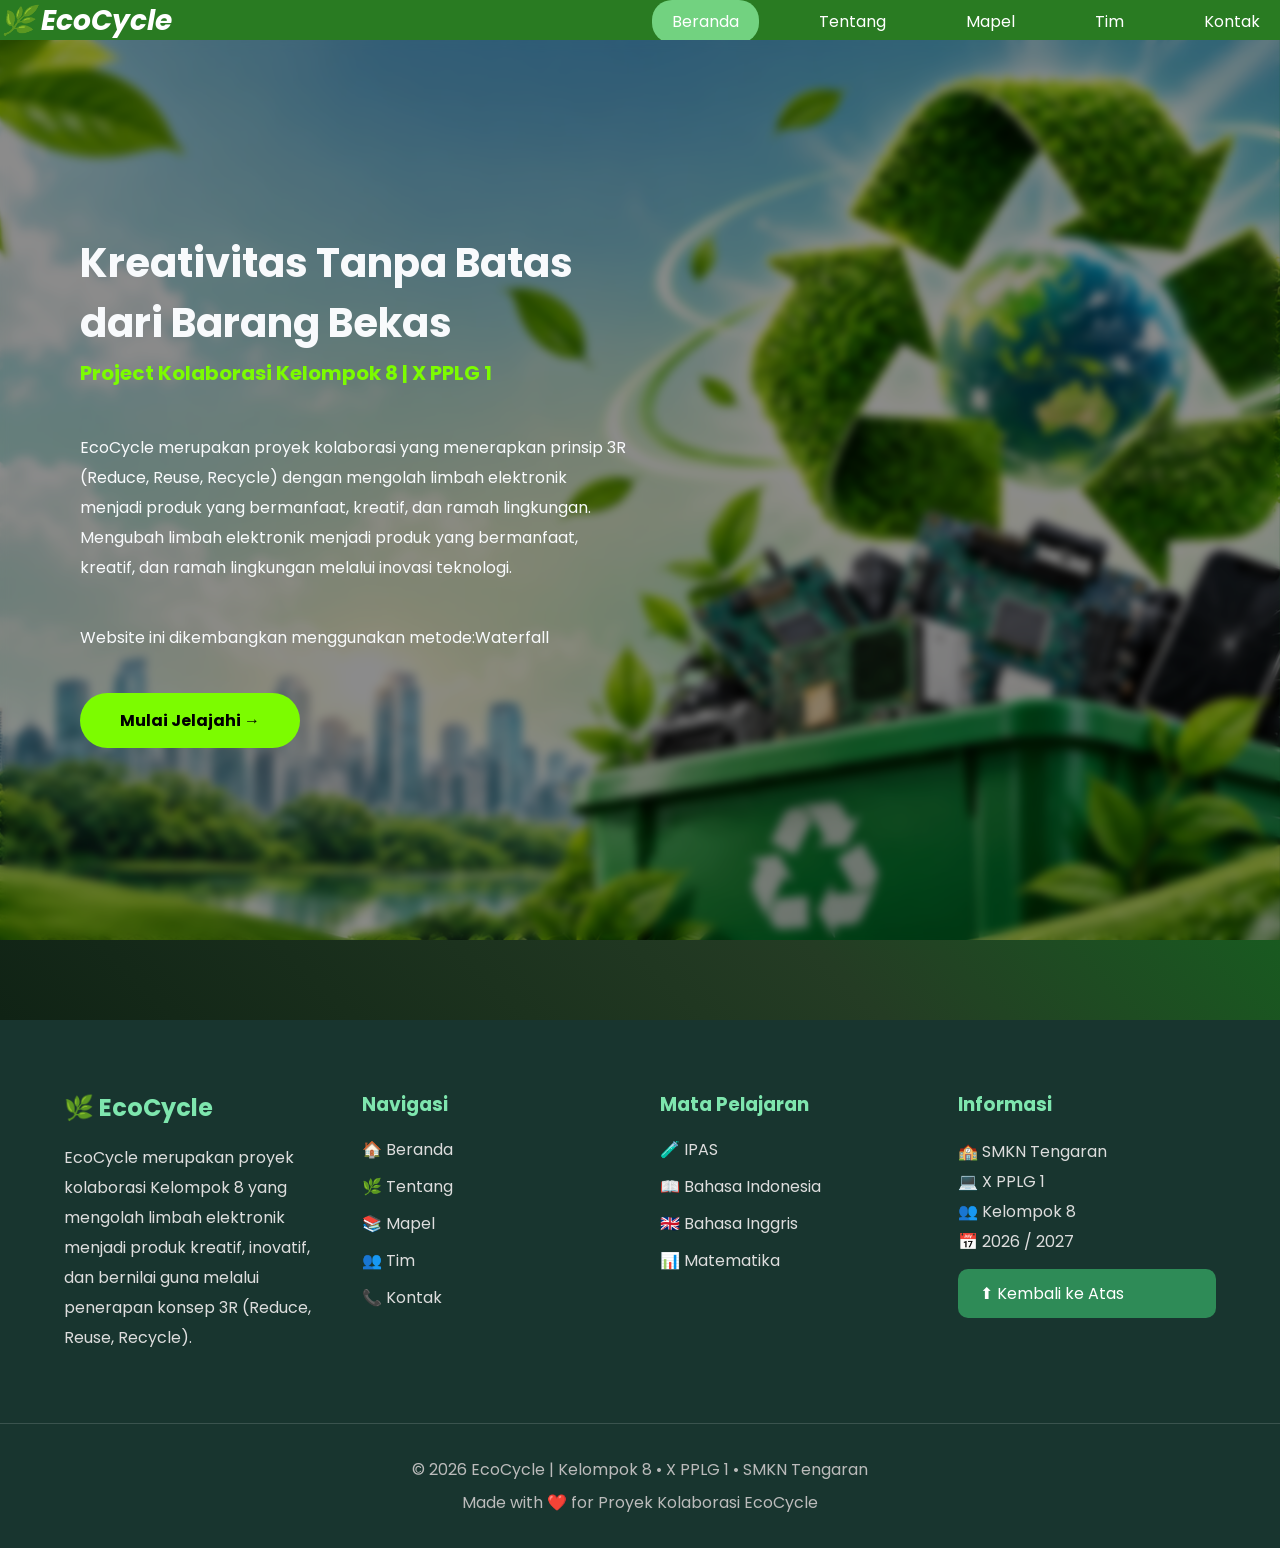
<file: index.html>
<!DOCTYPE html>
<html lang="id">
<head>
    <meta charset="UTF-8">
    <meta name="viewport" content="width=device-width, initial-scale=1.0">
    <title>EcoCycle</title>

    <link rel="stylesheet" href="style.css">

    <link href="https://fonts.googleapis.com/css2?family=Poppins:wght@300;400;600;700&display=swap" rel="stylesheet">
</head>
<body>

<header>
    <nav>
        <div class="logo">
            🌿 EcoCycle
        </div>

        <ul>
            <li><a href="index.html" class="active">Beranda</a></li>
            <li><a href="tentang.html">Tentang</a></li>
            <li><a href="mapel.html">Mapel</a></li>
            <li><a href="tim.html">Tim</a></li>
            <li><a href="kontak.html">Kontak</a></li>
        </ul>
    </nav>
</header>

<section class="hero">

    <div class="hero-text">

        <h1>
            Kreativitas Tanpa Batas <br>dari Barang Bekas
        </h1>

        <h3 class="Kelompok">Project Kolaborasi Kelompok 8 | X PPLG 1</h3>
        <br>

        <p>
            EcoCycle merupakan proyek kolaborasi yang menerapkan prinsip 3R (Reduce, Reuse, Recycle) dengan mengolah limbah elektronik menjadi produk yang bermanfaat, kreatif, dan ramah lingkungan.
        <br>    
            Mengubah limbah elektronik menjadi produk yang bermanfaat,
            kreatif, dan ramah lingkungan melalui inovasi teknologi.
        </p>

        <p>
            Website ini dikembangkan menggunakan metode:Waterfall
        </p>

        <a href="tentang.html" class="btn">
            Mulai Jelajahi →
        </a>

    </div>

</section>
<footer class="footer">

    <div class="footer-container">

        <div class="footer-box">
            <h2>🌿 EcoCycle</h2>
            <p>
                EcoCycle merupakan proyek kolaborasi Kelompok 8
                yang mengolah limbah elektronik menjadi produk
                kreatif, inovatif, dan bernilai guna melalui
                penerapan konsep 3R (Reduce, Reuse, Recycle).
            </p>
        </div>

        <div class="footer-box">
            <h3>Navigasi</h3>

            <a href="index.html">🏠 Beranda</a>
            <a href="tentang.html">🌿 Tentang</a>
            <a href="mapel.html">📚 Mapel</a>
            <a href="tim.html">👥 Tim</a>
            <a href="kontak.html">📞 Kontak</a>
        </div>

        <div class="footer-box">
            <h3>Mata Pelajaran</h3>

            <a href="../Project_Kolaborasi/ipas.html">🧪 IPAS</a>
            <a href="../Project_Kolaborasi/b.indonesia.html">📖 Bahasa Indonesia</a>
            <a href="../Project_Kolaborasi/B.inggris.html">🇬🇧 Bahasa Inggris</a>
            <a href="../Project_Kolaborasi/matematika.html">📊 Matematika</a>
        </div>

        <div class="footer-box">
            <h3>Informasi</h3>

            <p>🏫 SMKN Tengaran</p>
            <p>💻 X PPLG 1</p>
            <p>👥 Kelompok 8</p>
            <p>📅 2026 / 2027</p>

            <a href="#top" class="top-btn">⬆ Kembali ke Atas</a>

        </div>

    </div>

    <div class="footer-bottom">

        <p>
            © 2026 EcoCycle | Kelompok 8 • X PPLG 1 • SMKN Tengaran
        </p>

        <p>
            Made with ❤️ for Proyek Kolaborasi EcoCycle
        </p>

    </div>

</footer>
</body>
</html>
</file>
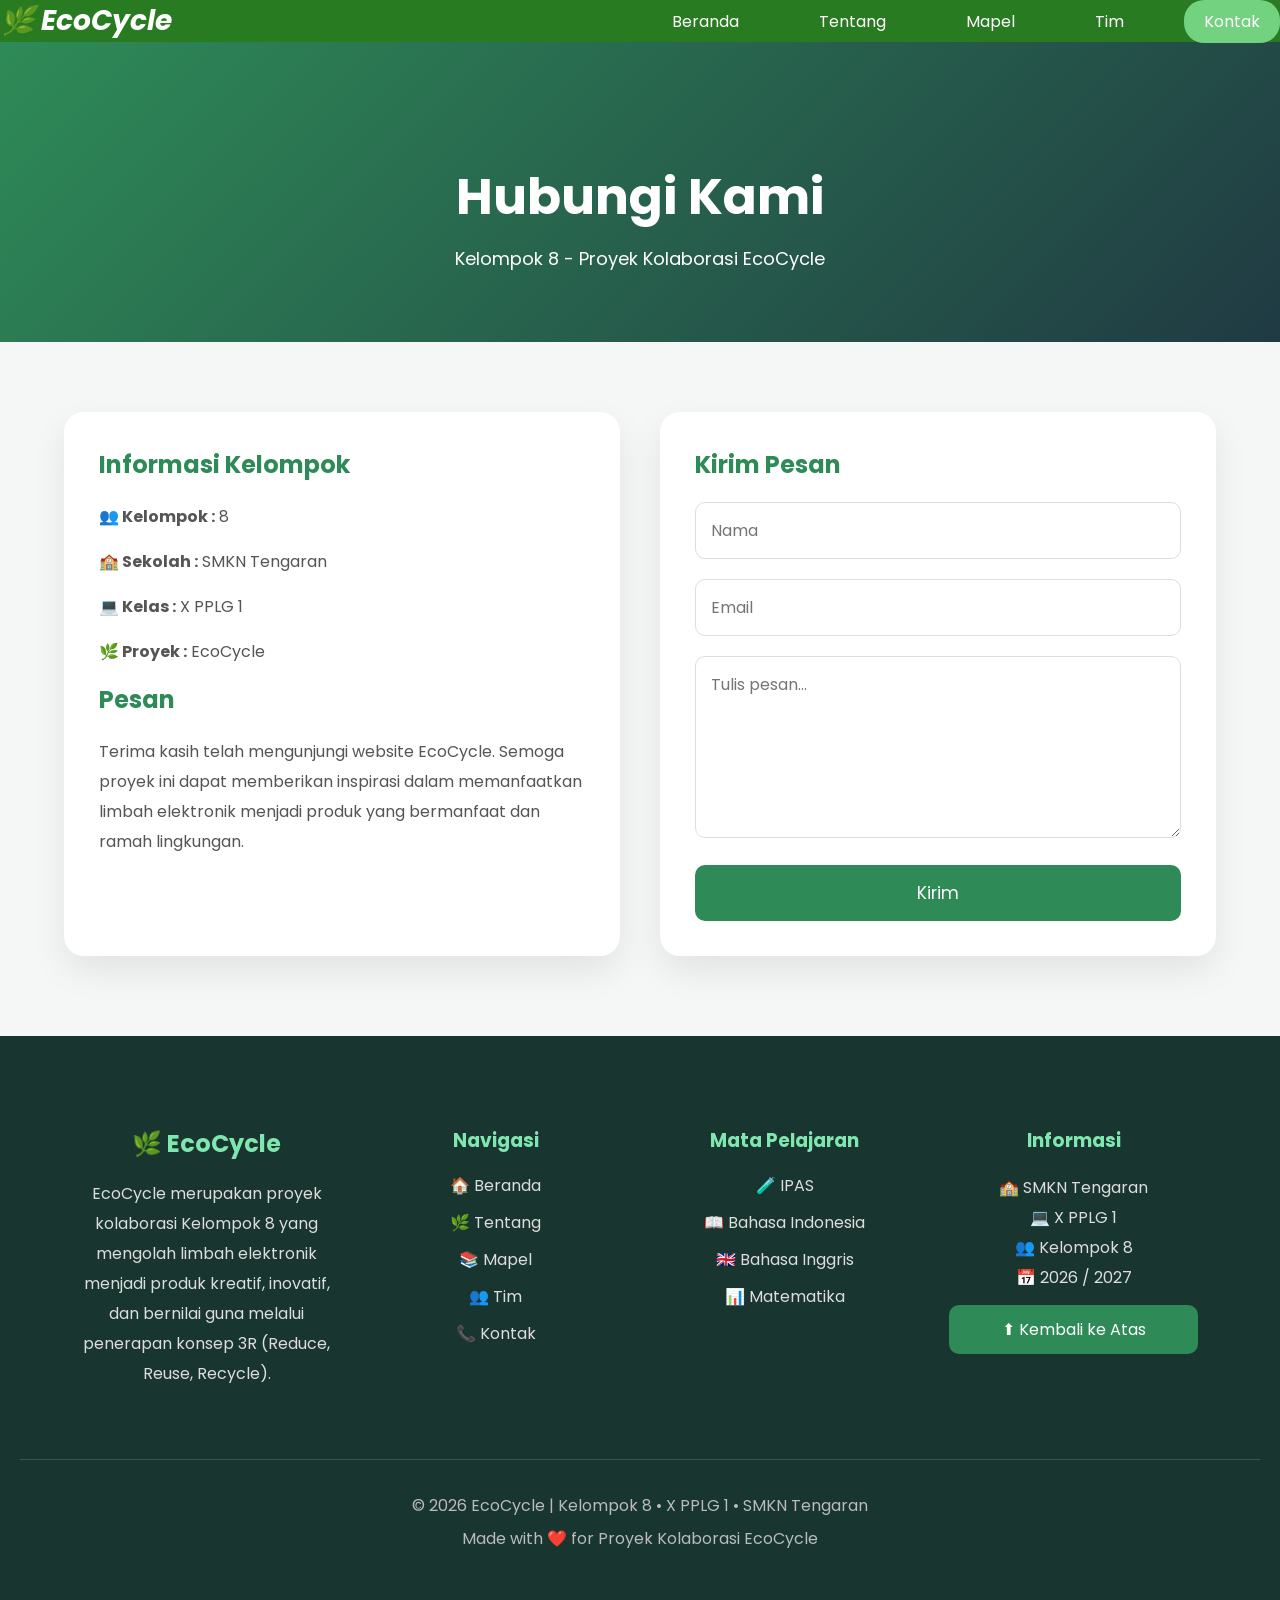
<file: kontak.html>
<!DOCTYPE html>
<html lang="id">
<head>
    <meta charset="UTF-8">
    <meta name="viewport" content="width=device-width, initial-scale=1.0">
    <title>Kontak - EcoCycle</title>

    <link rel="stylesheet" href="style.css">
    <link rel="stylesheet" href="kontak.css">

    <link href="https://fonts.googleapis.com/css2?family=Poppins:wght@300;400;500;600;700&display=swap" rel="stylesheet">
</head>
<body>

<header>
    <nav>
        <div class="logo">🌿 EcoCycle</div>

        <ul>
            <li><a href="index.html">Beranda</a></li>
            <li><a href="tentang.html">Tentang</a></li>
            <li><a href="mapel.html">Mapel</a></li>
            <li><a href="tim.html">Tim</a></li>
            <li><a href="kontak.html" class="active">Kontak</a></li>
        </ul>
    </nav>
</header>

<section class="banner">
    <h1>Hubungi Kami</h1>
    <p>Kelompok 8 - Proyek Kolaborasi EcoCycle</p>
</section>

<section class="kontak">

    <div class="info">

        <h2>Informasi Kelompok</h2>

        <p><strong>👥 Kelompok :</strong> 8</p>
        <p><strong>🏫 Sekolah :</strong> SMKN Tengaran</p>
        <p><strong>💻 Kelas :</strong> X PPLG 1</p>
        <p><strong>🌿 Proyek :</strong> EcoCycle</p>

        <h2>Pesan</h2>

        <p>
            Terima kasih telah mengunjungi website EcoCycle.
            Semoga proyek ini dapat memberikan inspirasi dalam
            memanfaatkan limbah elektronik menjadi produk yang
            bermanfaat dan ramah lingkungan.
        </p>

    </div>

    <div class="form">

        <h2>Kirim Pesan</h2>

        <form>

            <input type="text" placeholder="Nama">

            <input type="email" placeholder="Email">

            <textarea rows="6" placeholder="Tulis pesan..."></textarea>

            <button type="submit">Kirim</button>

        </form>

    </div>

</section>

<footer class="footer">

    <div class="footer-container">

        <div class="footer-box">
            <h2>🌿 EcoCycle</h2>
            <p>
                EcoCycle merupakan proyek kolaborasi Kelompok 8
                yang mengolah limbah elektronik menjadi produk
                kreatif, inovatif, dan bernilai guna melalui
                penerapan konsep 3R (Reduce, Reuse, Recycle).
            </p>
        </div>

        <div class="footer-box">
            <h3>Navigasi</h3>

            <a href="index.html">🏠 Beranda</a>
            <a href="tentang.html">🌿 Tentang</a>
            <a href="mapel.html">📚 Mapel</a>
            <a href="tim.html">👥 Tim</a>
            <a href="kontak.html">📞 Kontak</a>
        </div>

        <div class="footer-box">
            <h3>Mata Pelajaran</h3>

            <a href="ipas.html">🧪 IPAS</a>
            <a href="../Project_Kolaborasi/Bahasa Indonesia/b.indonesia.html">📖 Bahasa Indonesia</a>
            <a href="../Project_Kolaborasi/Bahasa Inggris/B.inggris.html">🇬🇧 Bahasa Inggris</a>
            <a href="../Project_Kolaborasi/Matematika/matematika.html">📊 Matematika</a>
           
        </div>

        <div class="footer-box">
            <h3>Informasi</h3>

            <p>🏫 SMKN Tengaran</p>
            <p>💻 X PPLG 1</p>
            <p>👥 Kelompok 8</p>
            <p>📅 2026 / 2027</p>

            <a href="#top" class="top-btn">⬆ Kembali ke Atas</a>

        </div>

    </div>

    <div class="footer-bottom">

        <p>
            © 2026 EcoCycle | Kelompok 8 • X PPLG 1 • SMKN Tengaran
        </p>

        <p>
            Made with ❤️ for Proyek Kolaborasi EcoCycle
        </p>

    </div>

</footer>

</body>
</html>
</file>
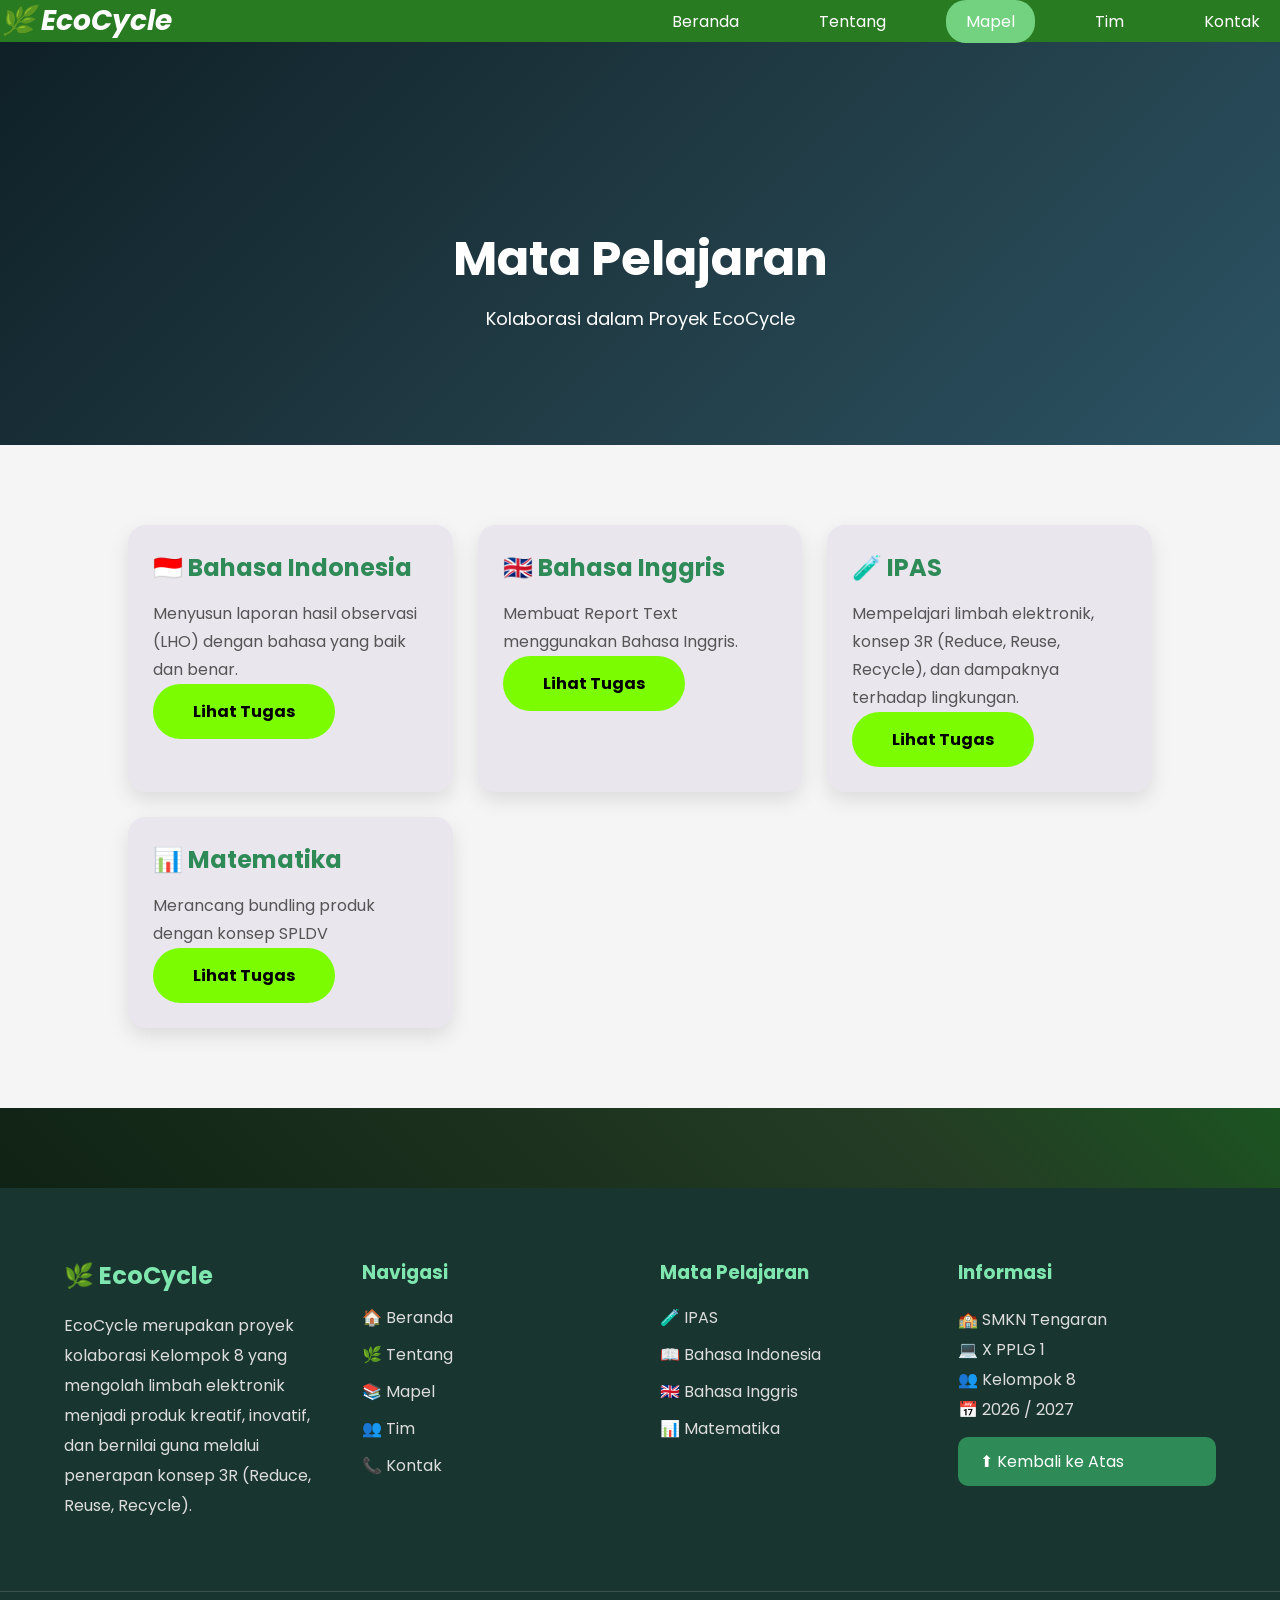
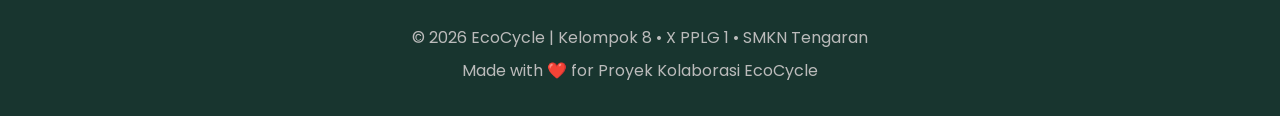
<file: mapel.html>
<!DOCTYPE html>
<html lang="id">
<head>
    <meta charset="UTF-8">
    <meta name="viewport" content="width=device-width, initial-scale=1.0">
    <title>Mata Pelajaran - EcoCycle</title>

    <link rel="stylesheet" href="style.css">
    <link rel="stylesheet" href="mapel.css">

    <link href="https://fonts.googleapis.com/css2?family=Poppins:wght@300;400;500;600;700&display=swap" rel="stylesheet">
</head>
<body>

<header>
    <nav>
        <div class="logo">🌿 EcoCycle</div>

        <ul>
            <li><a href="index.html">Beranda</a></li>
            <li><a href="tentang.html">Tentang</a></li>
            <li><a href="mapel.html" class="active">Mapel</a></li>
            <li><a href="tim.html">Tim</a></li>
            <li><a href="kontak.html">Kontak</a></li>
        </ul>
    </nav>
</header>

<section class="banner">
    <h1>Mata Pelajaran</h1>
    <p>Kolaborasi dalam Proyek EcoCycle</p>
</section>

<section class="mapel">

    <div class="card">
        <h2>🇮🇩 Bahasa Indonesia</h2>
        <p>Menyusun laporan hasil observasi (LHO) dengan bahasa yang baik dan benar.</p>
        <a href="../Project_Kolaborasi/Bahasa Indonesia/b.indonesia.html" class="btn">Lihat Tugas</a>
    </div>

    <div class="card">
        <h2>🇬🇧 Bahasa Inggris</h2>
        <p>Membuat Report Text menggunakan Bahasa Inggris.</p>
        <a href="../Project_Kolaborasi/Bahasa Inggris/B.inggris.html" class="btn">Lihat Tugas</a>
    </div>


    <div class="card">
        <h2>🧪 IPAS</h2>
        <p>Mempelajari limbah elektronik, konsep 3R (Reduce, Reuse, Recycle), dan dampaknya terhadap lingkungan.</p>
        <a href="ipas.html" class="btn">Lihat Tugas</a>
    </div>

    <div class="card">
        <h2>📊 Matematika</h2>
        <p>Merancang bundling produk dengan konsep SPLDV</p>
        <a href="../Project_Kolaborasi/Matematika/matematika.html" class="btn">Lihat Tugas</a>
    </div>

</section>

<footer class="footer">

    <div class="footer-container">

        <div class="footer-box">
            <h2>🌿 EcoCycle</h2>
            <p>
                EcoCycle merupakan proyek kolaborasi Kelompok 8
                yang mengolah limbah elektronik menjadi produk
                kreatif, inovatif, dan bernilai guna melalui
                penerapan konsep 3R (Reduce, Reuse, Recycle).
            </p>
        </div>

        <div class="footer-box">
            <h3>Navigasi</h3>

            <a href="index.html">🏠 Beranda</a>
            <a href="tentang.html">🌿 Tentang</a>
            <a href="mapel.html">📚 Mapel</a>
            <a href="tim.html">👥 Tim</a>
            <a href="kontak.html">📞 Kontak</a>
        </div>

        <div class="footer-box">
            <h3>Mata Pelajaran</h3>

            <a href="ipas.html">🧪 IPAS</a>
            <a href="../Project_Kolaborasi/Bahasa Indonesia/b.indonesia.html">📖 Bahasa Indonesia</a>
            <a href="../Project_Kolaborasi/Bahasa Inggris/B.inggris.html">🇬🇧 Bahasa Inggris</a>
            <a href="../Project_Kolaborasi/Matematika/matematika.html">📊 Matematika</a>
           
        </div>

        <div class="footer-box">
            <h3>Informasi</h3>

            <p>🏫 SMKN Tengaran</p>
            <p>💻 X PPLG 1</p>
            <p>👥 Kelompok 8</p>
            <p>📅 2026 / 2027</p>

            <a href="#top" class="top-btn">⬆ Kembali ke Atas</a>

        </div>

    </div>

    <div class="footer-bottom">

        <p>
            © 2026 EcoCycle | Kelompok 8 • X PPLG 1 • SMKN Tengaran
        </p>

        <p>
            Made with ❤️ for Proyek Kolaborasi EcoCycle
        </p>

    </div>

</footer>

</body>
</html>
</file>
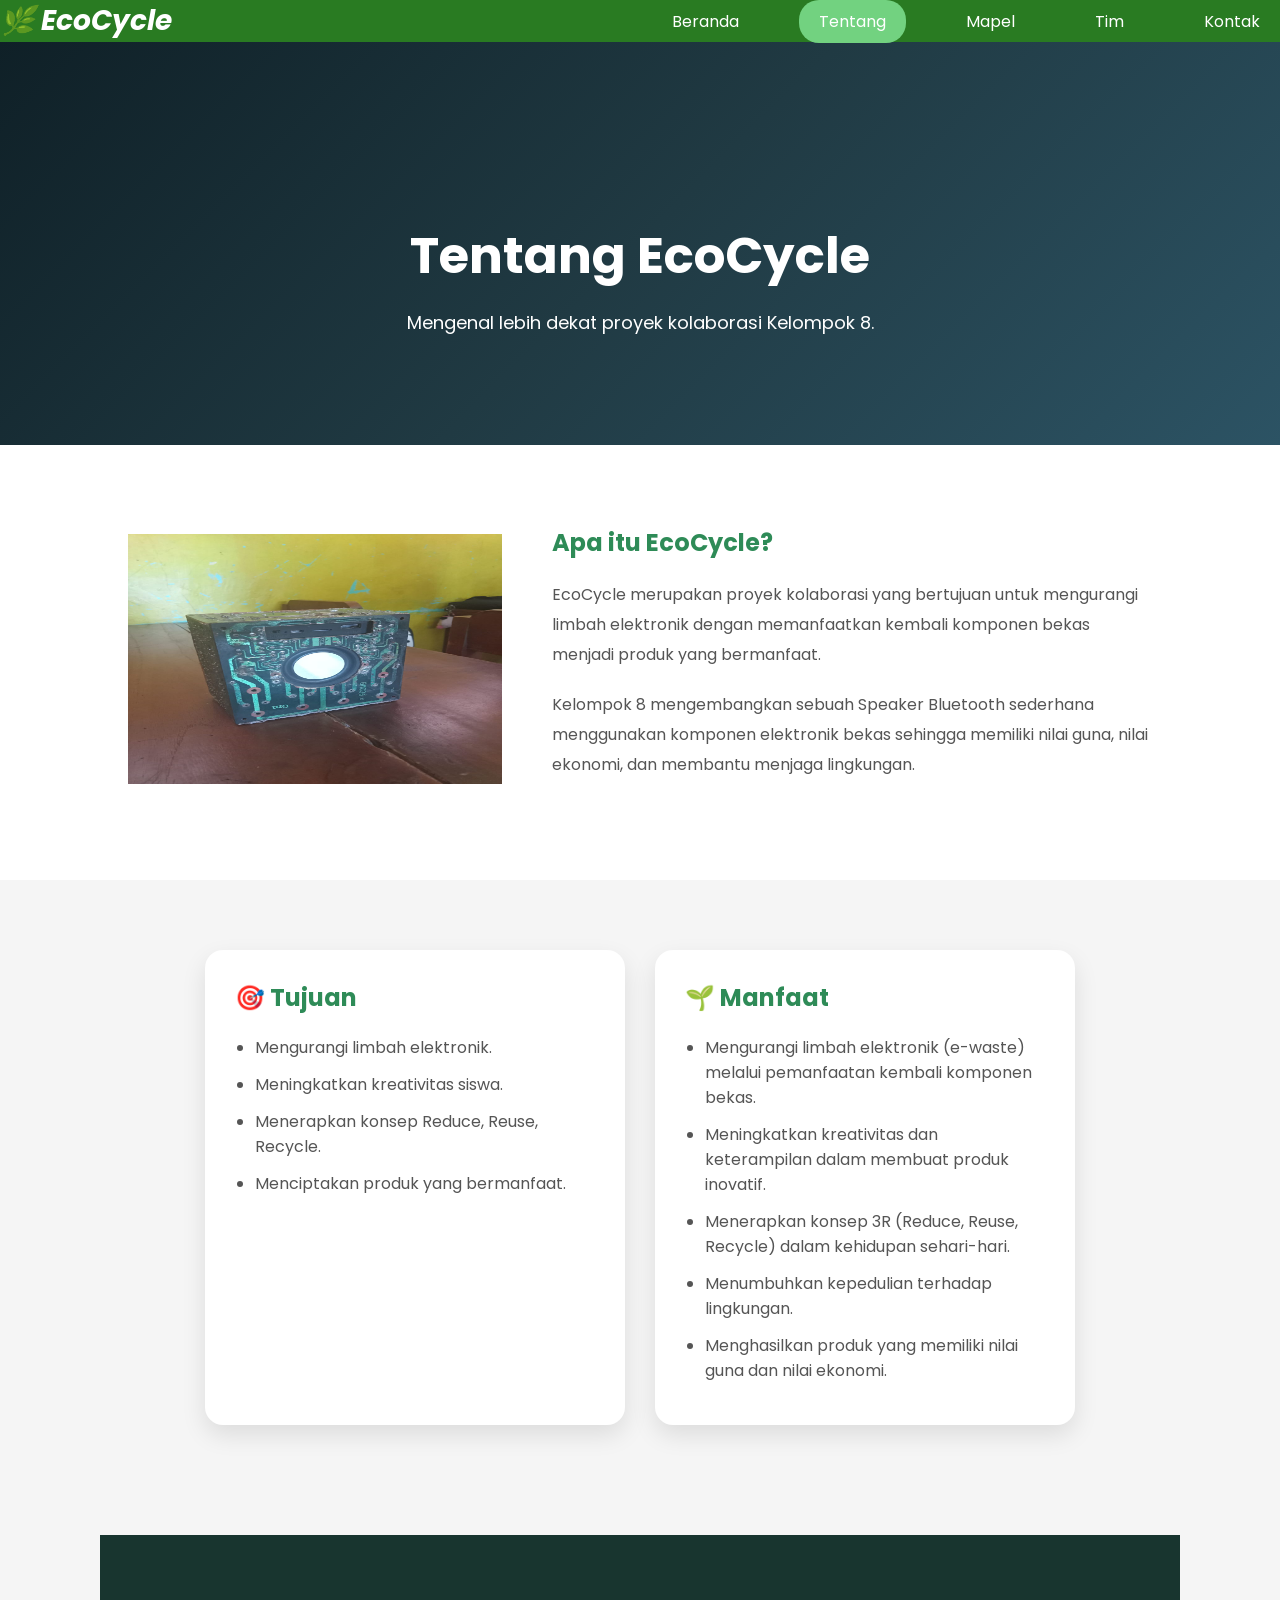
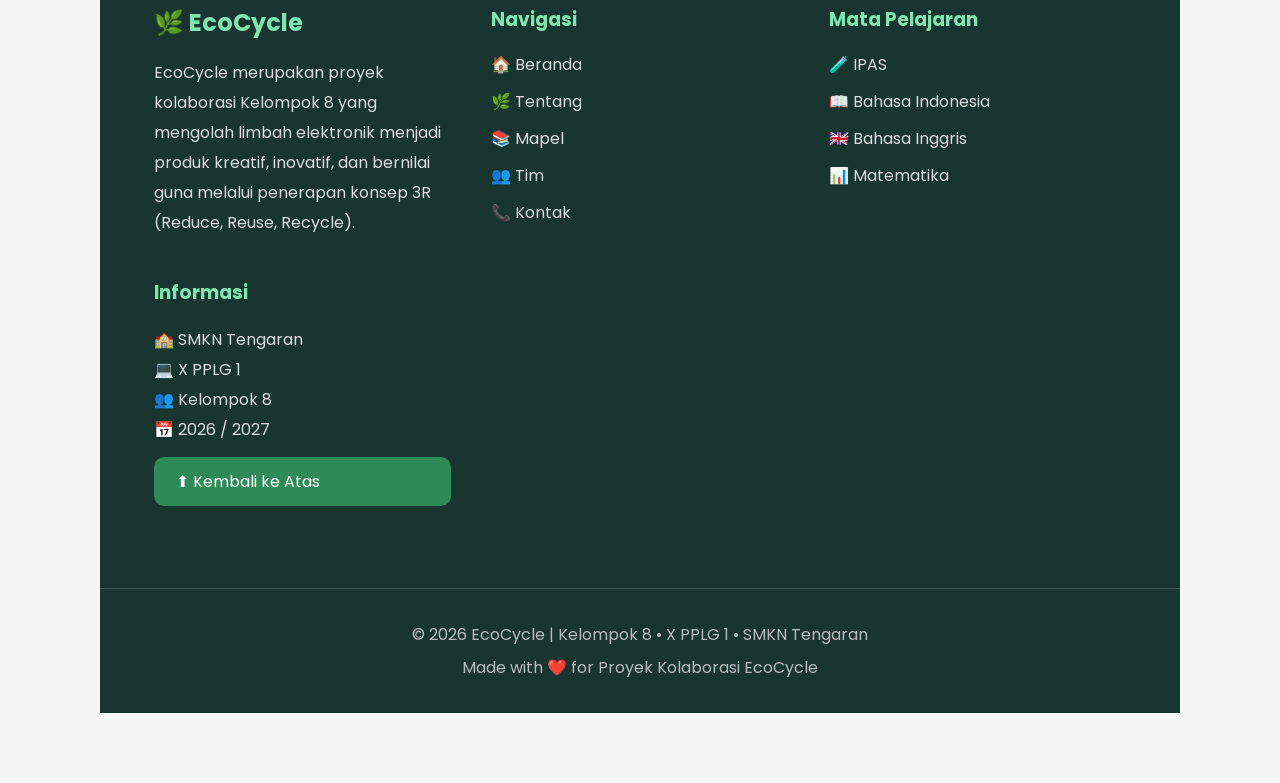
<file: tentang.html>
<!DOCTYPE html>
<html lang="id">
<head>
    <meta charset="UTF-8">
    <meta name="viewport" content="width=device-width, initial-scale=1.0">
    <title>Tentang - EcoCycle</title>

    <link rel="stylesheet" href="style.css">

    <link href="https://fonts.googleapis.com/css2?family=Poppins:wght@300;400;500;600;700&display=swap" rel="stylesheet">
</head>
<body>

<header>
    <nav>
        <div class="logo">🌿 EcoCycle</div>

        <ul>
            <li><a href="index.html">Beranda</a></li>
            <li><a href="tentang.html" class="active">Tentang</a></li>
            <li><a href="mapel.html">Mapel</a></li>
            <li><a href="tim.html">Tim</a></li>
            <li><a href="kontak.html">Kontak</a></li>
        </ul>
    </nav>
</header>

<section class="page-banner">
    <h1>Tentang EcoCycle</h1>
    <p>Mengenal lebih dekat proyek kolaborasi Kelompok 8.</p>
</section>

<section class="about-page">

    <div class="about-image">
        <img src="./images/speaker real.jpeg" alt="Speaker Bluetooth" width="400" height="250">
    </div>

    <div class="about-text">

        <h2>Apa itu EcoCycle?</h2>

        <p>
            EcoCycle merupakan proyek kolaborasi yang bertujuan untuk
            mengurangi limbah elektronik dengan memanfaatkan kembali
            komponen bekas menjadi produk yang bermanfaat.
        </p>

        <p>
            Kelompok 8 mengembangkan sebuah Speaker Bluetooth sederhana
            menggunakan komponen elektronik bekas sehingga memiliki nilai
            guna, nilai ekonomi, dan membantu menjaga lingkungan.
        </p>

    </div>

</section>

<section class="visi-misi">

    <div class="box">
        <h2>🎯 Tujuan</h2>

        <ul>
            <li>Mengurangi limbah elektronik.</li>
            <li>Meningkatkan kreativitas siswa.</li>
            <li>Menerapkan konsep Reduce, Reuse, Recycle.</li>
            <li>Menciptakan produk yang bermanfaat.</li>
        </ul>
    </div>

    <div class="box">
        <h2>🌱 Manfaat</h2>
    <ul>
        <li>Mengurangi limbah elektronik (e-waste) melalui pemanfaatan kembali komponen bekas.</li>
        <li>Meningkatkan kreativitas dan keterampilan dalam membuat produk inovatif.</li>
        <li>Menerapkan konsep 3R (Reduce, Reuse, Recycle) dalam kehidupan sehari-hari.</li>
        <li>Menumbuhkan kepedulian terhadap lingkungan.</li>
        <li>Menghasilkan produk yang memiliki nilai guna dan nilai ekonomi.</li>
    </ul>
</div>
<footer class="footer">

    <div class="footer-container">

        <div class="footer-box">
            <h2>🌿 EcoCycle</h2>
            <p>
                EcoCycle merupakan proyek kolaborasi Kelompok 8
                yang mengolah limbah elektronik menjadi produk
                kreatif, inovatif, dan bernilai guna melalui
                penerapan konsep 3R (Reduce, Reuse, Recycle).
            </p>
        </div>

        <div class="footer-box">
            <h3>Navigasi</h3>

            <a href="index.html">🏠 Beranda</a>
            <a href="tentang.html">🌿 Tentang</a>
            <a href="mapel.html">📚 Mapel</a>
            <a href="tim.html">👥 Tim</a>
            <a href="kontak.html">📞 Kontak</a>
        </div>

        <div class="footer-box">
            <h3>Mata Pelajaran</h3>

            <a href="ipas.html">🧪 IPAS</a>
            <a href="../Project_Kolaborasi/Bahasa Indonesia/b.indonesia.html">📖 Bahasa Indonesia</a>
            <a href="../Project_Kolaborasi/Bahasa Inggris/B.inggris.html">🇬🇧 Bahasa Inggris</a>
            <a href="../Project_Kolaborasi/Matematika/matematika.html">📊 Matematika</a>
            
        </div>

        <div class="footer-box">
            <h3>Informasi</h3>

            <p>🏫 SMKN Tengaran</p>
            <p>💻 X PPLG 1</p>
            <p>👥 Kelompok 8</p>
            <p>📅 2026 / 2027</p>

            <a href="#top" class="top-btn">⬆ Kembali ke Atas</a>

        </div>

    </div>

    <div class="footer-bottom">

        <p>
            © 2026 EcoCycle | Kelompok 8 • X PPLG 1 • SMKN Tengaran
        </p>

        <p>
            Made with ❤️ for Proyek Kolaborasi EcoCycle
        </p>

    </div>

</footer>
</file>
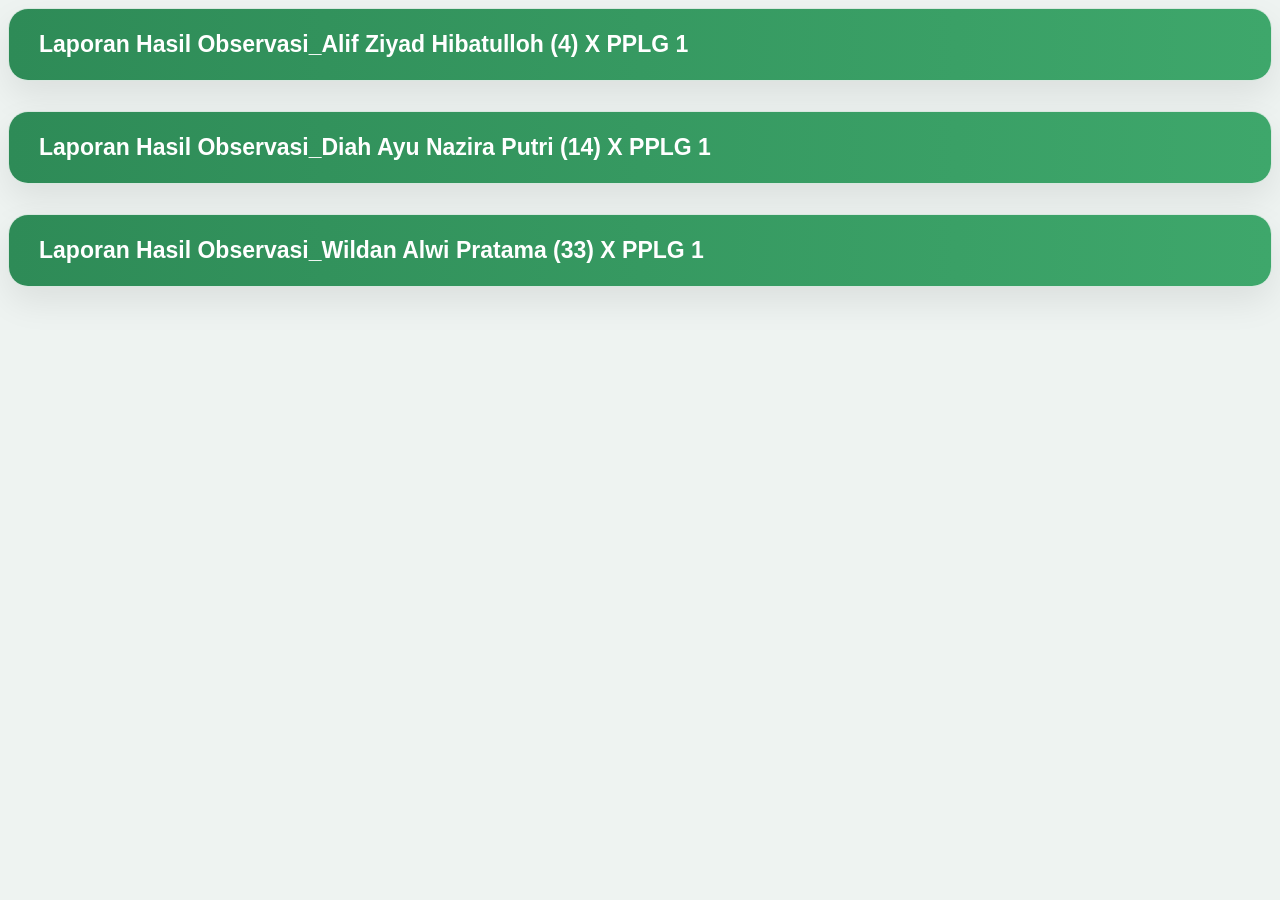
<file: Bahasa Indonesia/b.indonesia.html>
<!DOCTYPE html>
<html lang="en">
<head>
    <meta charset="UTF-8">
    <meta name="viewport" content="width=device-width, initial-scale=1.0">
    <title>Bahasa Indonesia</title>
    <link rel="stylesheet" href="b.indonesia.css">
    <style>
        p {
            text-indent: 45px;
            text-align: justify;
            line-height: 1.6;
        }
    </style>
</head>
<body>
    <details>
        <summary>Laporan Hasil Observasi_Alif Ziyad Hibatulloh (4) X PPLG 1</summary>
        
<h2>Bluetooth dari Komponen Elektronik Bekas</h2>
<p>Speaker Bluetooth dari komponen elektronik bekas merupakan produk hasil daur ulang limbah elektronik (e-waste) yang memanfaatkan berbagai komponen bekas, seperti motherboard, PCB (Printed Circuit Board), speaker bekas, kabel, serta modul Bluetooth yang masih layak digunakan. Produk ini dibuat sebagai upaya mengurangi penumpukan limbah elektronik sekaligus menghasilkan barang yang memiliki nilai guna dan nilai ekonomi.
Proyek ini merupakan bagian dari kegiatan kolaborasi mata pelajaran IPAS yang mengangkat tema pengolahan limbah elektronik dengan prinsip Reduce, Reuse, dan Recycle (3R). Melalui proyek ini, peserta didik diharapkan mampu mengembangkan kreativitas, kepedulian terhadap lingkungan, serta keterampilan dalam memanfaatkan barang bekas menjadi produk yang bermanfaat.
</p>

<p>Speaker Bluetooth ini berbentuk kubus dengan bagian luar menggunakan potongan PCB atau motherboard bekas sebagai pelapis sehingga memiliki tampilan yang unik dan bernuansa teknologi. Pada bagian depan terdapat speaker sebagai keluaran suara. Di bagian dalam terdapat modul Bluetooth, amplifier mini, baterai isi ulang, sakelar, serta rangkaian kabel yang menghubungkan seluruh komponen.
Cara kerja speaker ini cukup sederhana. Ketika dinyalakan, modul Bluetooth akan menerima sinyal audio dari telepon genggam atau perangkat lain. Selanjutnya sinyal diproses oleh amplifier untuk memperkuat suara, kemudian diteruskan ke speaker sehingga menghasilkan suara yang jernih.
Dalam proses pembuatannya digunakan beberapa alat, seperti solder, timah solder, lem tembak, obeng, tang potong, dan gunting. Bahan yang digunakan meliputi speaker bekas, PCB atau motherboard bekas, modul Bluetooth, amplifier mini, baterai, kabel, sakelar, dan kotak rangka sebagai tempat pemasangan seluruh komponen.
Produk ini memiliki desain yang menarik karena memanfaatkan limbah elektronik sebagai bagian utama tampilan luar. Selain berfungsi sebagai alat pemutar musik, speaker ini juga menunjukkan bahwa limbah elektronik masih dapat dimanfaatkan menjadi produk yang bernilai.
</p>

<p>Speaker Bluetooth dari komponen elektronik bekas memiliki berbagai manfaat. Dari segi lingkungan, produk ini membantu mengurangi jumlah limbah elektronik yang sulit terurai. Dari segi pendidikan, proyek ini melatih kreativitas, kemampuan berpikir kritis, kerja sama, serta keterampilan merancang dan merakit produk berbasis teknologi.
Selain itu, produk ini memiliki nilai ekonomi karena dapat dijual kembali sebagai barang hasil daur ulang. Dengan demikian, limbah elektronik tidak hanya menjadi sampah, tetapi juga dapat diubah menjadi produk yang berguna dan memiliki nilai jual.
</p>

<p>
Berdasarkan hasil observasi, Speaker Bluetooth dari komponen elektronik bekas merupakan salah satu contoh pemanfaatan limbah elektronik yang kreatif, inovatif, dan ramah lingkungan. Produk ini membuktikan bahwa barang bekas masih dapat diolah menjadi alat yang fungsional, menarik, serta bernilai ekonomi. Melalui proyek kolaborasi IPAS ini, diharapkan peserta didik semakin peduli terhadap lingkungan dan mampu menerapkan prinsip 3R dalam kehidupan sehari-hari.
</p>

        </details>
        <details>
        <summary>Laporan Hasil Observasi_Diah Ayu Nazira Putri (14) X PPLG 1</summary>
        
<h2>Speaker Bluetooth dari Komponen Elektronik Bekas</h2>
<p>Speaker Bluetooth sederhana merupakan salah satu perangkat elektronik yang berfungsi untuk menghasilkan suara dari perangkat lain, seperti telepon genggam, laptop, dan tablet melalui sambungan Bluetooth. Alat ini dapat digunakan tanpa harus menghubungkan perangkat menggunakan kabel audio. Speaker Bluetooth yang dibuat dalam proyek IPAS ini memanfaatkan komponen elektronik bekas yang masih layak digunakan, seperti speaker kecil, kabel, baterai, dan komponen pendukung lainnya.
Pembuatan speaker Bluetooth dari komponen elektronik bekas merupakan salah satu bentuk kegiatan daur ulang yang bertujuan untuk mengurangi limbah elektronik. Komponen yang sebelumnya sudah tidak digunakan dapat dimanfaatkan kembali menjadi produk baru yang memiliki fungsi dan nilai guna. Selain membantu menjaga lingkungan, kegiatan ini juga memberikan kesempatan untuk mempelajari teknologi sederhana serta mengembangkan kreativitas dalam bidang elektronik.</p>

<p>Speaker Bluetooth sederhana terdiri dari beberapa komponen elektronik yang memiliki fungsi berbeda, tetapi saling berhubungan. Komponen yang digunakan antara lain speaker, modul Bluetooth, amplifier, baterai, kabel penghubung, sakelar, dan casing.
Speaker berfungsi mengubah sinyal listrik menjadi suara. Modul Bluetooth digunakan untuk menerima sinyal audio dari HP atau laptop, sedangkan amplifier berfungsi memperkuat suara. Baterai menjadi sumber energi listrik, kabel penghubung menyambungkan setiap komponen, dan sakelar digunakan untuk menghidupkan serta mematikan alat. Sementara itu, casing berfungsi melindungi komponen agar lebih aman dan rapi.
Cara kerja speaker dimulai ketika alat dinyalakan menggunakan sumber energi listrik. Modul Bluetooth kemudian menerima sinyal audio dari HP yang telah terhubung. Sinyal tersebut diteruskan ke amplifier untuk diperkuat, kemudian dikirimkan ke speaker sehingga menghasilkan suara.</p>

<p>Speaker Bluetooth dari komponen elektronik bekas memiliki berbagai manfaat dalam kehidupan sehari-hari. Alat ini dapat digunakan untuk mendengarkan musik, memutar audio pembelajaran, menonton video, dan mendengarkan berbagai informasi. Teknologi Bluetooth juga membuat speaker lebih praktis karena dapat terhubung dengan HP tanpa kabel audio.
Selain itu, pembuatan produk ini dapat membantu mengurangi limbah elektronik dengan memanfaatkan kembali komponen yang masih berfungsi. Kegiatan ini juga menambah pengetahuan tentang teknologi dan rangkaian elektronik serta melatih kreativitas, ketelitian, dan keterampilan dalam membuat produk. Penggunaan komponen bekas juga dapat menghemat biaya pembuatan.</p>

<p>Berdasarkan hasil observasi, speaker Bluetooth sederhana dari komponen elektronik bekas merupakan salah satu contoh pemanfaatan limbah menjadi produk yang bermanfaat. Produk ini dibuat dengan menggabungkan beberapa komponen elektronik yang memiliki fungsi masing-masing sehingga dapat bekerja sebagai sebuah perangkat penghasil suara. Selain dapat digunakan untuk mendengarkan berbagai audio, speaker ini juga memberikan manfaat dalam bidang pendidikan, lingkungan, dan ekonomi.
Melalui kegiatan pembuatan speaker Bluetooth ini, dapat diketahui bahwa barang bekas tidak selalu menjadi sampah yang harus dibuang. Dengan kreativitas, pengetahuan, dan keterampilan, komponen elektronik yang sudah tidak digunakan masih dapat dimanfaatkan menjadi barang baru. Oleh karena itu, kegiatan daur ulang perlu diterapkan dalam kehidupan sehari-hari sebagai salah satu upaya mengurangi limbah elektronik, menghemat sumber daya, dan menjaga kelestarian lingkungan.</p>

        
    </details>
    <details>
        <summary>Laporan Hasil Observasi_Wildan Alwi Pratama (33) X PPLG 1</summary>
        
<h2>Speaker Bluetooth dari Komponen Elektronik Bekas</h2>

<p>Speaker Bluetooth dari komponen elektronik bekas merupakan inovasi kreatif yang mengubah limbah elektronik menjadi produk teknologi yang bermanfaat. Produk ini memanfaatkan berbagai komponen bekas yang masih layak digunakan, seperti motherboard, PCB (Printed Circuit Board), speaker, kabel, dan modul Bluetooth.
Pembuatan produk ini bertujuan untuk mengurangi penumpukan limbah elektronik sekaligus meningkatkan nilai guna barang bekas. Kegiatan ini juga menerapkan prinsip 3R (Reduce, Reuse, Recycle) sebagai bentuk kepedulian terhadap lingkungan melalui kreativitas dan pemanfaatan teknologi.</p>

<p>Speaker Bluetooth ini memiliki bentuk kubus dengan tampilan unik karena bagian luarnya dihiasi potongan PCB atau motherboard bekas yang memberikan kesan modern dan bernuansa teknologi. Pada bagian depan terdapat speaker sebagai penghasil suara, sedangkan bagian dalam dilengkapi modul Bluetooth, amplifier mini, baterai, sakelar, dan kabel penghubung.
Cara kerjanya dimulai ketika perangkat dinyalakan dan dihubungkan dengan telepon genggam melalui Bluetooth. Sinyal audio yang diterima kemudian diperkuat oleh amplifier dan diteruskan ke speaker untuk menghasilkan suara.
Dalam pembuatannya diperlukan alat berupa solder, timah, lem tembak, obeng, tang potong, dan gunting. Bahan yang digunakan meliputi speaker bekas, PCB, motherboard, modul Bluetooth, amplifier, baterai, kabel, sakelar, serta kotak rangka.
Keistimewaan produk ini terletak pada perpaduan fungsi teknologi dengan desain kreatif berbahan limbah elektronik sehingga menghasilkan perangkat yang menarik sekaligus fungsional.</p>

<p>Speaker Bluetooth ini memberikan manfaat dalam bidang lingkungan, pendidikan, dan ekonomi. Dari segi lingkungan, produk ini membantu mengurangi limbah elektronik dengan memanfaatkan kembali komponen yang masih dapat digunakan.
Dari segi pendidikan, proses pembuatannya melatih kreativitas, kerja sama, ketelitian, serta keterampilan dalam merancang dan merakit perangkat elektronik. Sementara itu, dari segi ekonomi, produk ini memiliki peluang untuk dipasarkan sebagai barang daur ulang yang unik dan bernilai jual.</p>

<p>Berdasarkan hasil observasi, speaker Bluetooth dari komponen elektronik bekas merupakan contoh inovasi yang menggabungkan kreativitas, teknologi, dan kepedulian terhadap lingkungan. Produk ini membuktikan bahwa barang bekas tidak selalu menjadi sampah, tetapi dapat diolah menjadi sesuatu yang berguna dan bernilai ekonomi.
Melalui proyek ini, peserta didik diharapkan mampu mengembangkan kreativitas serta menerapkan prinsip 3R dalam kehidupan sehari-hari. Dengan kreativitas tanpa batas, limbah elektronik dapat disulap menjadi karya yang bermanfaat dan bernilai.</p>

        
    </details>
</body>
</html>
</file>
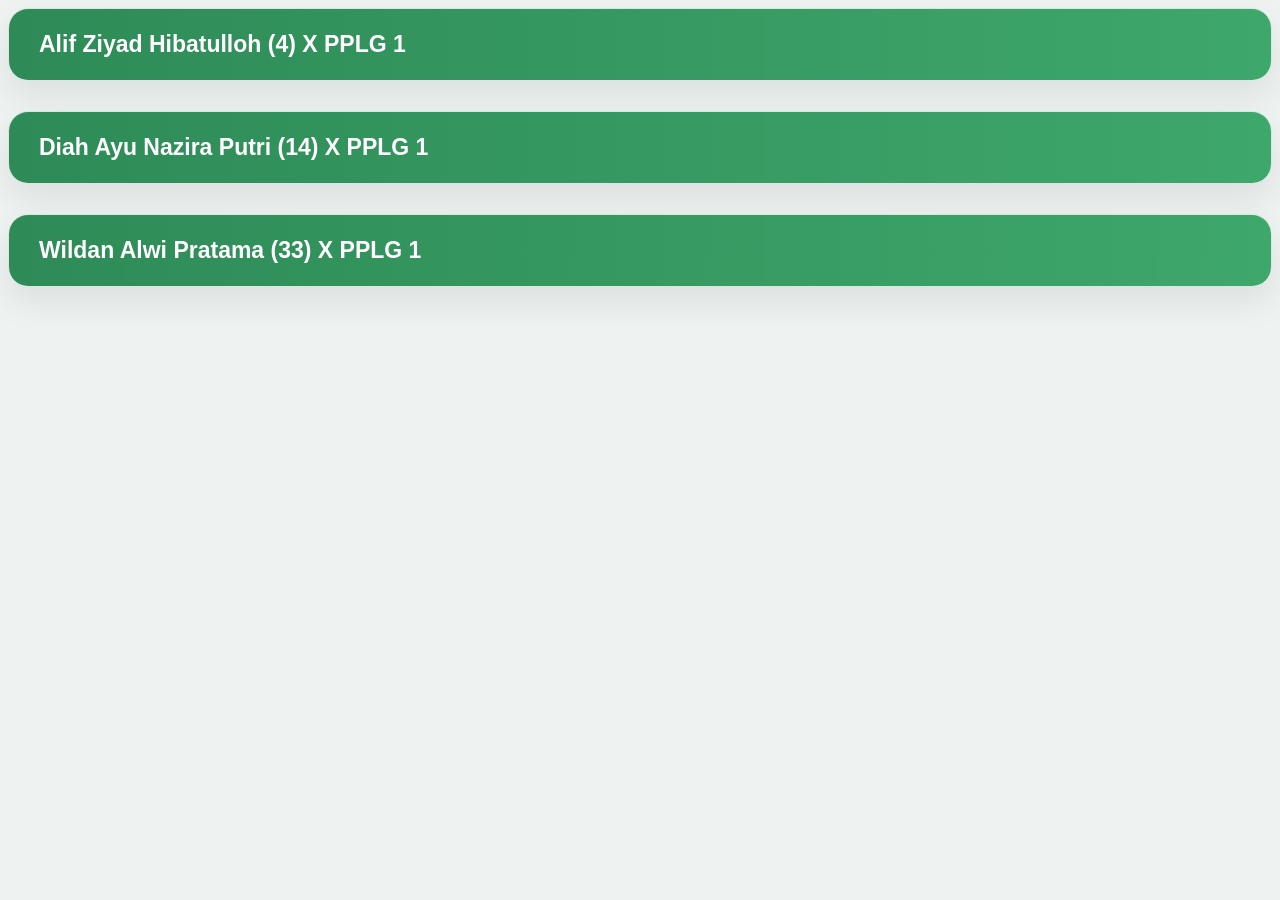
<file: Bahasa Inggris/B.inggris.html>
<!DOCTYPE html>
<html lang="en">
<head>
    <meta charset="UTF-8">
    <meta name="viewport" content="width=device-width, initial-scale=1.0">
    <title>Bahasa Inggris</title>
    <link rel="stylesheet" href="B.inggris.css">
    <style>
        p {
            text-indent: 45px;
            text-align: justify;
            line-height: 1.6;
        }
    </style>
</head>
<body>
    <details>
        <summary>Alif Ziyad Hibatulloh (4) X PPLG 1</summary>
        <h2>How Recycled Electronic Components Are Transformed into a Mini Bluetooth Speaker</h2>
<p>
Electronic waste is one of the environmental problems caused by the rapid development of technology. Many damaged electronic devices, such as computer motherboards, old cables, and plastic casings, are often thrown away. However, some of these components can still be reused. One creative way to reduce electronic waste is by transforming recycled electronic components into a mini Bluetooth speaker. This transformation shows that electronic waste can become a useful and valuable product.
</p>
<p>
The transformation begins when usable electronic components are collected from unused electronic devices. The components are cleaned and sorted based on their functions. A Bluetooth speaker module, speaker driver, battery, switch, and charging module are then assembled with recycled materials such as an old casing or decorative electronic parts. During this process, the components are connected carefully until they function as a complete speaker.
</p>
<p>
After all the components are assembled, the speaker is tested to ensure it works properly. The recycled electronic parts are arranged neatly to create an attractive appearance. Once the assembly is complete, the product becomes a mini Bluetooth speaker that can play music wirelessly through Bluetooth connection. The combination of reused materials and electronic components creates a functional and unique product.
</p>
<p>
As a result, recycled electronic components are transformed into a mini Bluetooth speaker that has both functional and economic value. The product can be used for listening to music while reducing the amount of electronic waste. This project also encourages people to recycle unused electronic materials into useful products. Therefore, reusing electronic waste is one way to support a cleaner and more sustainable environment
</p>
    </details>
    <details>
        <summary>Diah Ayu Nazira Putri (14) X PPLG 1</summary>
        <h2>How Used Electronic Components Are Transformed into a Bluetooth Speaker</h2>
<p>
Electronic waste is one of the environmental problems caused by the development of technology. Many electronic components are no longer used and are thrown away. However, some of these components can still be reused to create useful products. One example is transforming used electronic components into a simple Bluetooth speaker. This product is a creative way to reduce electronic waste.
</p>

<p>
The process begins by collecting unused electronic components, such as speakers, wires, and other supporting parts. The components are then checked and cleaned before being used. After that, the necessary components are connected carefully according to their functions. A Bluetooth module is also used to receive audio signals from a smartphone.
</p>

<p>
After all the components are prepared, they are arranged and installed inside a speaker case. The speaker, Bluetooth module, and other supporting components are connected to form one complete system. The connections are checked to make sure the components work properly. Once the assembly is finished, the speaker is ready to be tested.
</p>

<p>
As a result, unused electronic components can be transformed into a simple Bluetooth speaker. This product can produce sound and play music from a smartphone through a Bluetooth connection. Besides being useful, this project also reduces electronic waste and encourages creativity in reusing old materials. Therefore, making a Bluetooth speaker from used electronic components is one way to support environmental sustainability.
</p>
    </details>
    <details>
        <summary>Wildan Alwi Pratama (33) X PPLG 1</summary>
        <h2>How Used Electronic Components Are Transformed into a Bluetooth Speaker</h2>
<p>
Electronic waste is one of the environmental problems caused by the rapid development of technology. Used electronic components, such as speakers, circuit boards, cables, and Bluetooth modules, are often discarded when they are no longer needed. However, some of these components can still be reused. One creative way to manage this waste is by transforming used electronic components into a Bluetooth speaker. This transformation shows how electronic waste can become a useful product.
</p>

<p>
The transformation begins by collecting used electronic components that are still suitable for reuse. The components are checked and separated according to their functions. The speaker, Bluetooth module, cables, and other supporting components are then prepared for assembly. After that, the components are connected to form a Bluetooth speaker system.
</p>

<p>
The prepared components are arranged and installed inside a speaker casing. The speaker and Bluetooth module are connected to their supporting components to create a functioning audio system. The casing is designed to protect the components and make the product look neat and attractive. After the assembly process is completed, the speaker is tested to ensure that Bluetooth connectivity and sound output work properly.
</p>

<p>
As a result, used electronic components are transformed into a Bluetooth speaker that has both functional and economic value. The product can be used to play music wirelessly through a smartphone or other Bluetooth devices. This transformation helps reduce electronic waste and encourages creativity in reusing unused materials. Therefore, recycling electronic components into useful products is one way to support a more sustainable environment.
</p>
    </details>
</body>
</html>
</file>
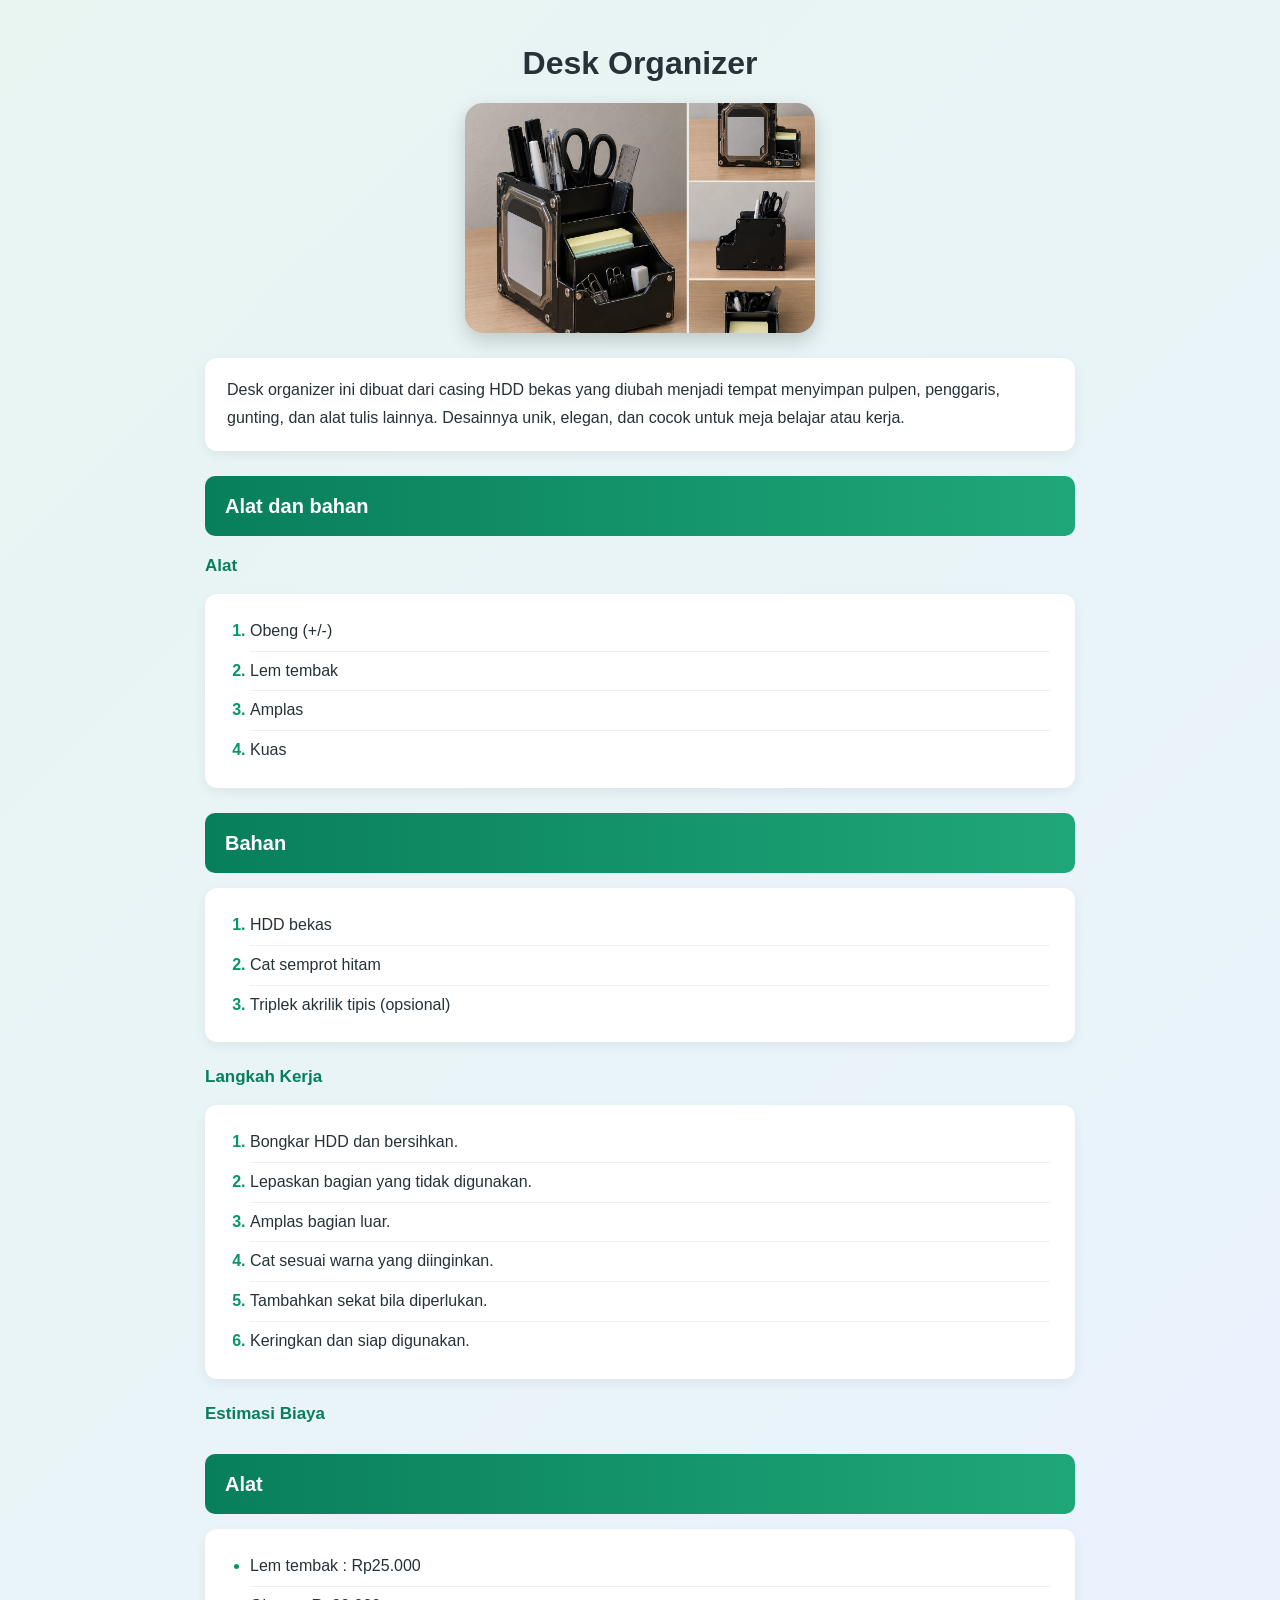
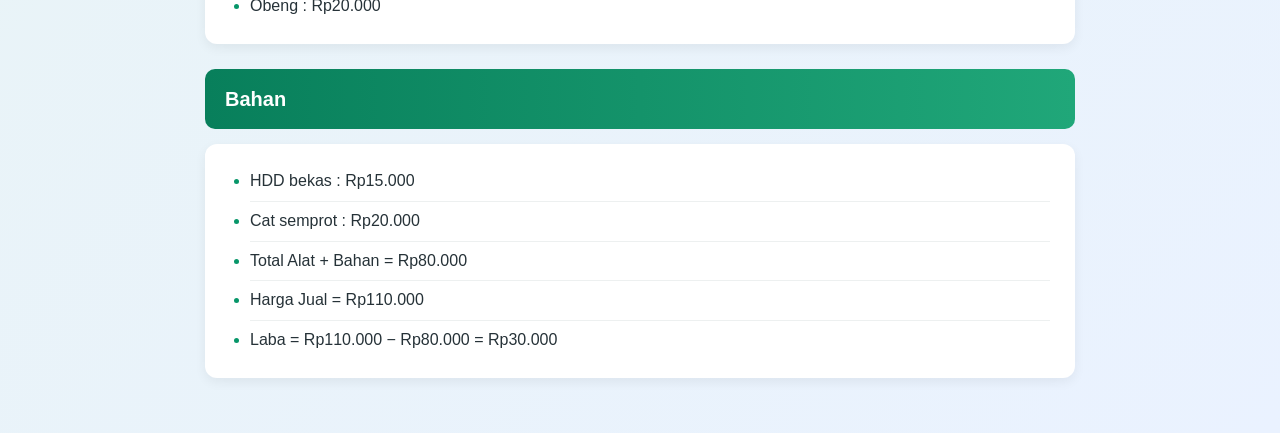
<file: IPAS/desk organizer.html>
<!DOCTYPE html>
<html lang="en">
<head>
    <meta charset="UTF-8">
    <meta name="viewport" content="width=device-width, initial-scale=1.0">
    <title>Desk Organizer</title>
    <link rel="stylesheet" href="desk organizer.css">
</head>
<body>
    <h1 style="text-align: center;">Desk Organizer</h1>
    <img src="..//images/desk organizer.jpeg" alt="desk organizer" class="penghubung" width="250" height="200">
    <p>Desk organizer ini dibuat dari casing HDD bekas yang diubah menjadi tempat menyimpan      pulpen, penggaris, gunting, dan alat tulis lainnya. Desainnya unik, elegan, dan cocok untuk meja belajar atau kerja.</p>

<h2>Alat dan bahan</h2>
<h3>Alat</h3>
<ol>
<li>Obeng (+/-)</li>
<li>Lem tembak</li>
<li>Amplas</li>
<li>Kuas</li>
</ol>

<h2>Bahan</h2>
<ol>
<li>HDD bekas</li>
<li>Cat semprot hitam</li>
<li>Triplek akrilik tipis (opsional)</li>
</ol>

<h3>Langkah Kerja</h3>
<ol>
<li>Bongkar HDD dan bersihkan.</li>
<li>Lepaskan bagian yang tidak digunakan.</li>
<li>Amplas bagian luar.</li>
<li>Cat sesuai warna yang diinginkan.</li>
<li>Tambahkan sekat bila diperlukan.</li>
<li>Keringkan dan siap digunakan.</li>
</ol>

<h3>Estimasi Biaya</h3>
<h2>Alat</h2>
<ul>
<li>Lem tembak : Rp25.000</li>
<li>Obeng : Rp20.000</li>
</ul>
<h2>Bahan</h2>
<ul>
<li>HDD bekas : Rp15.000</li>
<li>Cat semprot : Rp20.000</li>
<li>Total Alat + Bahan = Rp80.000</li>
<li>Harga Jual = Rp110.000</li>
<li>Laba = Rp110.000 − Rp80.000 = Rp30.000</li>
</ul>

</body>
</html>
</file>
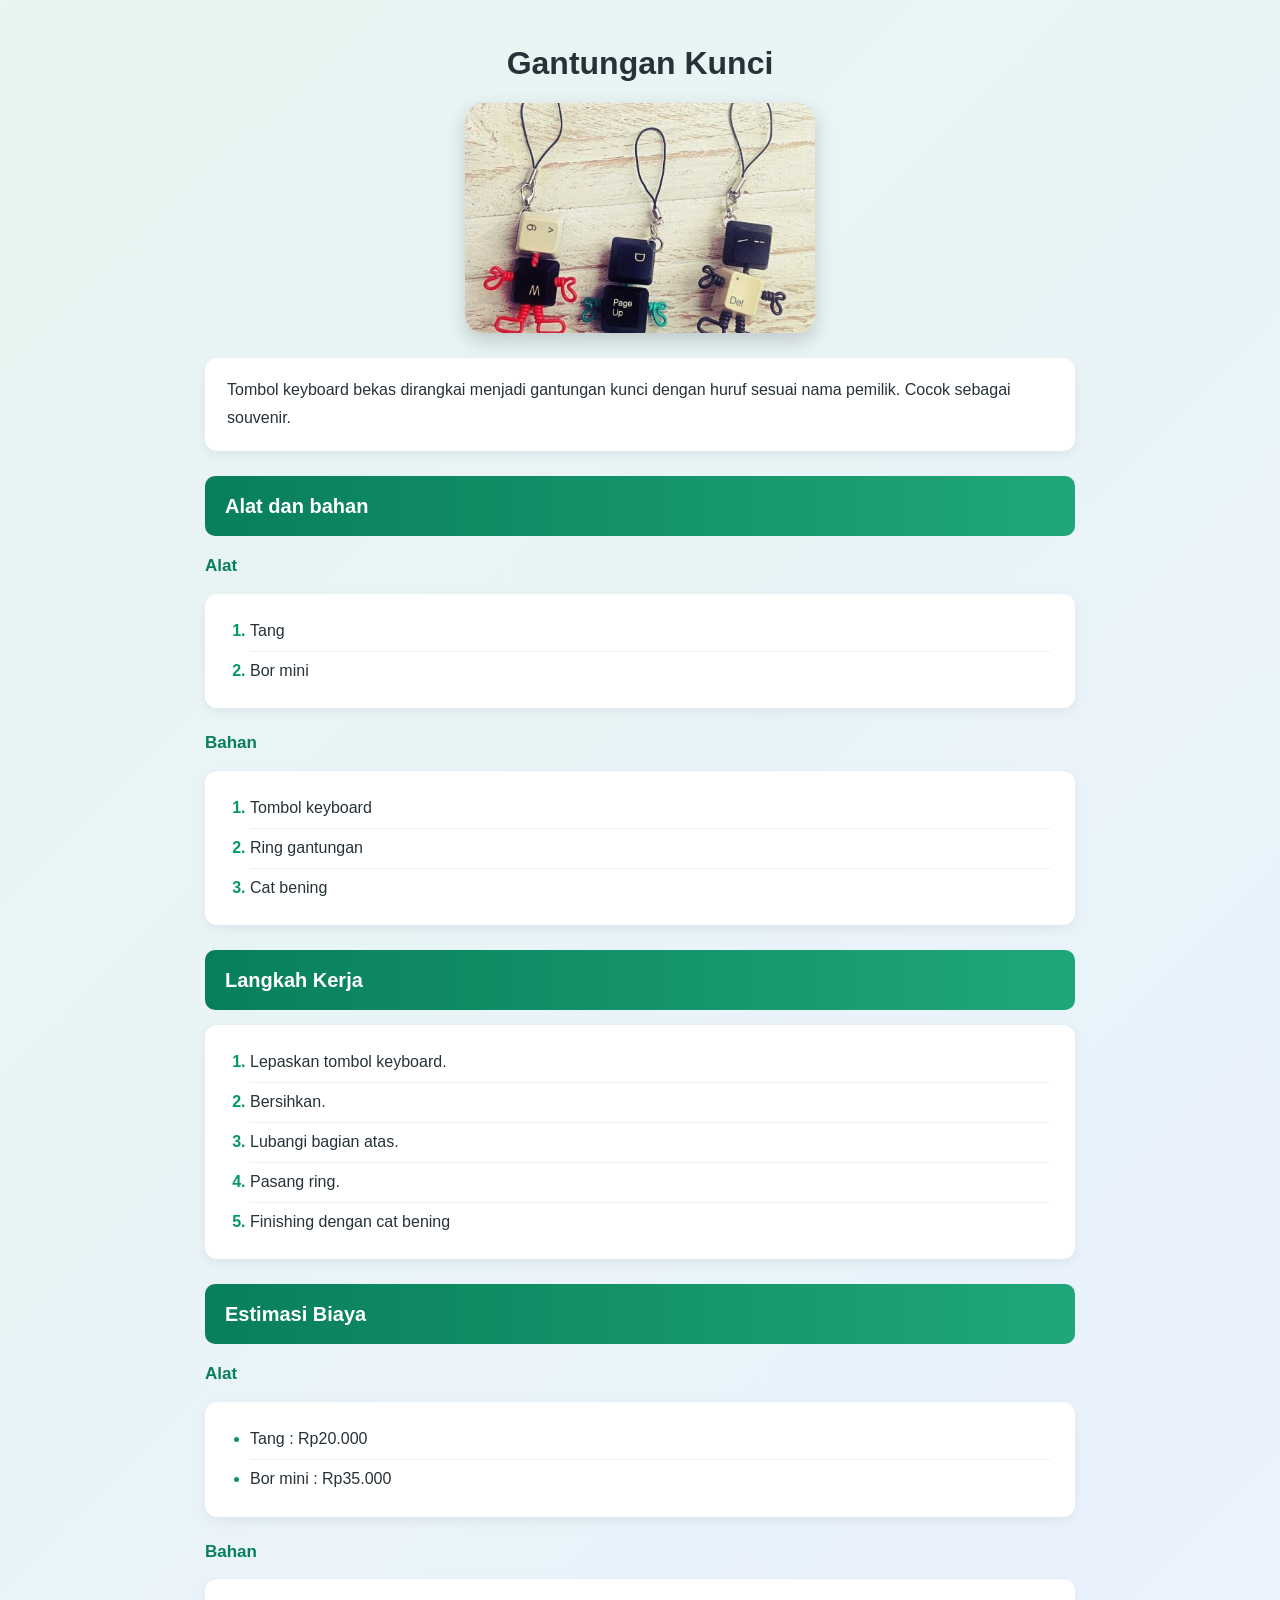
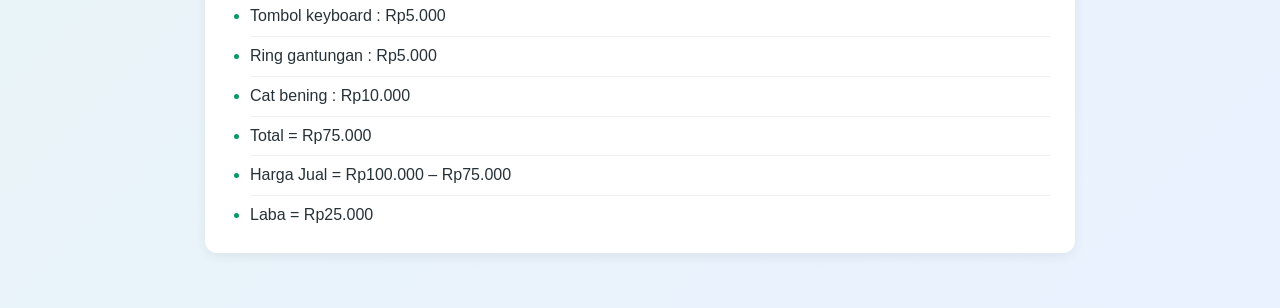
<file: IPAS/gantungan.html>
<!DOCTYPE html>
<html lang="en">
<head>
    <meta charset="UTF-8">
    <meta name="viewport" content="width=device-width, initial-scale=1.0">
    <title>Gantungan Kunci</title>
    <link rel="stylesheet" href="gantugan kunci.css">
</head>
<body>
<h1 style="text-align: center;">Gantungan Kunci</h1>    
    <img src="..//images/gantungan kunci.jpeg" alt="gantungan kunci" class="penghubung" width="250" height="200">
<p>Tombol keyboard bekas dirangkai menjadi gantungan kunci dengan huruf sesuai nama pemilik. Cocok sebagai souvenir.</p>

<h2>Alat dan bahan</h2>
<h3>Alat</h3>
<ol>
<li>Tang</li>
<li>Bor mini</li>
</ol>
<h3>Bahan</h3>
<ol>
<li>Tombol keyboard</li>
<li>Ring gantungan</li>
<li>Cat bening</li>
</ol>
<h2>Langkah Kerja</h2>
<ol>
<li>Lepaskan tombol keyboard.</li>
<li>Bersihkan.</li>
<li>Lubangi bagian atas.</li>
<li>Pasang ring.</li>
<li>Finishing dengan cat bening</li>
</ol>
<h2>Estimasi Biaya</h2>
<h3>Alat</h3>
<ul>
<li>Tang : Rp20.000</li>
<li>Bor mini : Rp35.000</li>
</ul>
<h3>Bahan</h3>
<ul>
<li>Tombol keyboard : Rp5.000</li>
<li>Ring gantungan : Rp5.000</li>
<li>Cat bening : Rp10.000</li>
<li>Total = Rp75.000</li>
<li>Harga Jual = Rp100.000 – Rp75.000</li>
<li>Laba = Rp25.000</li>
</ul>

</body>
</html>
</file>
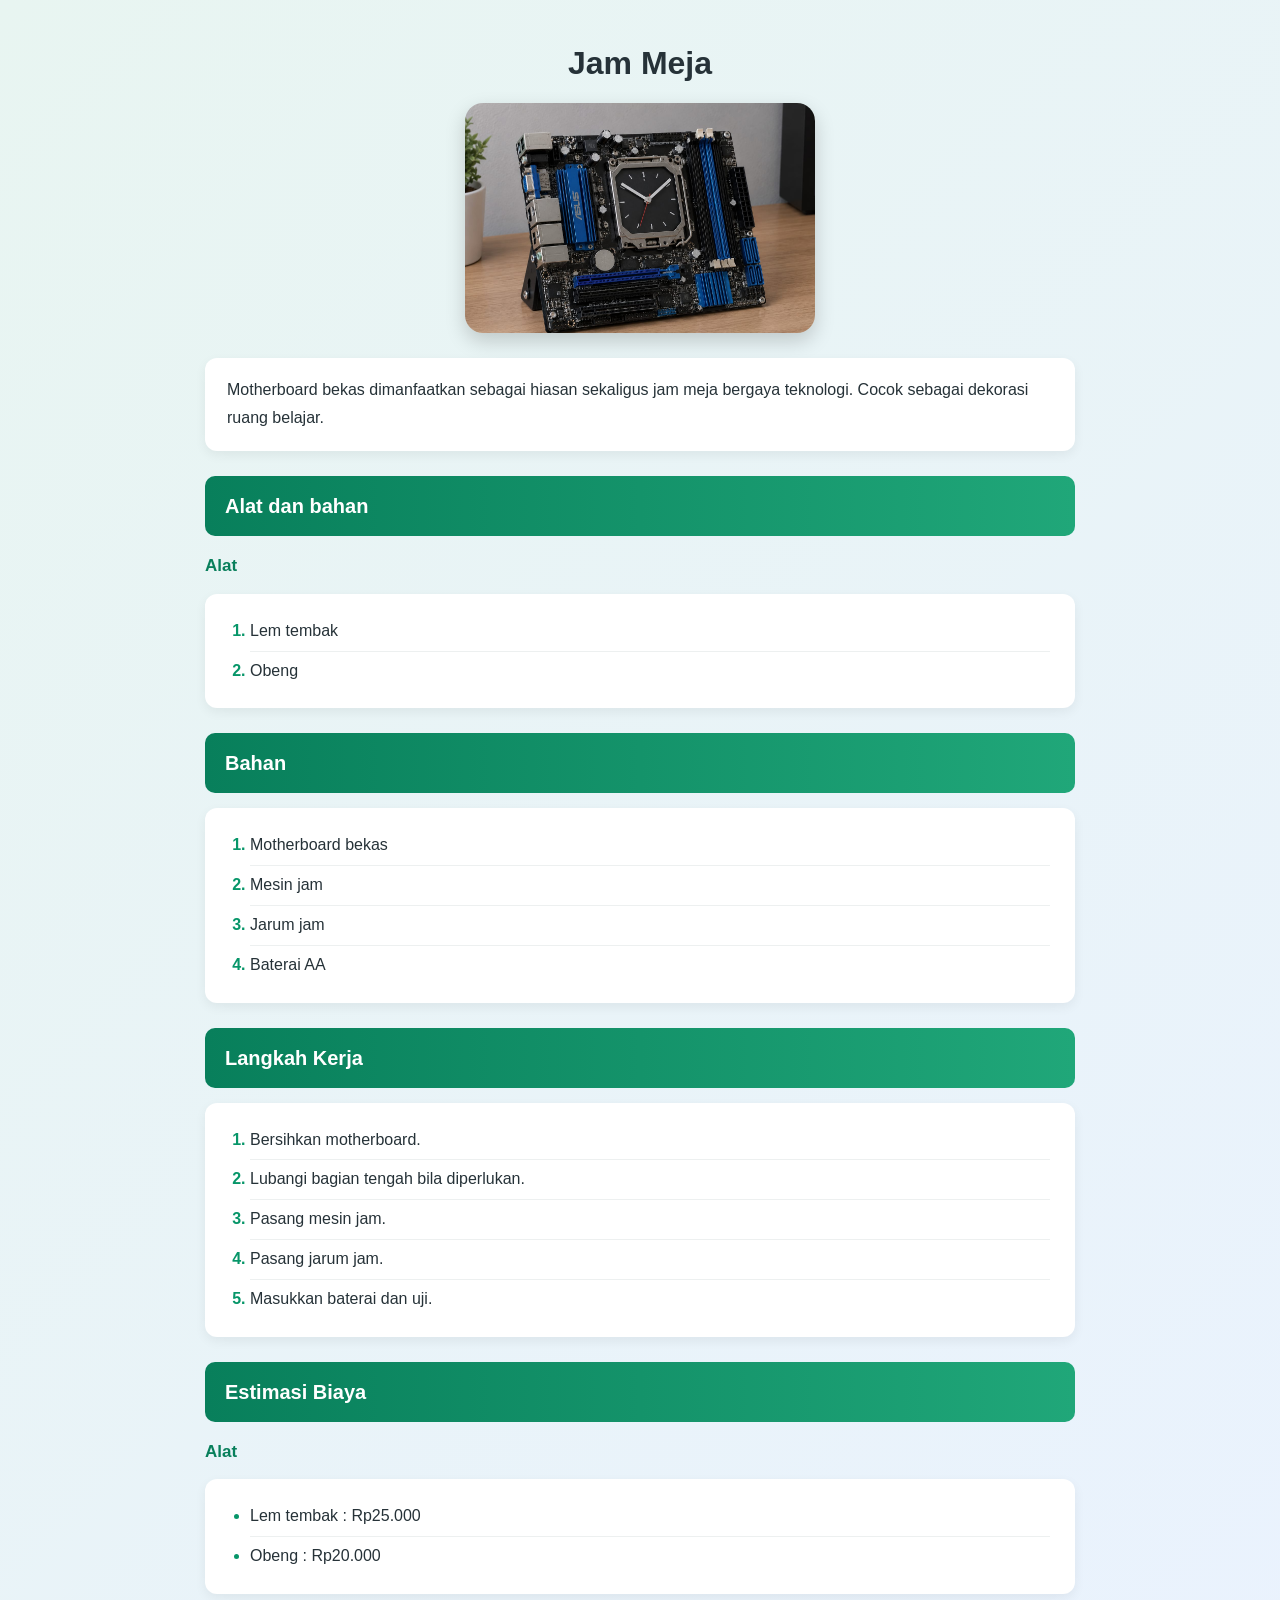
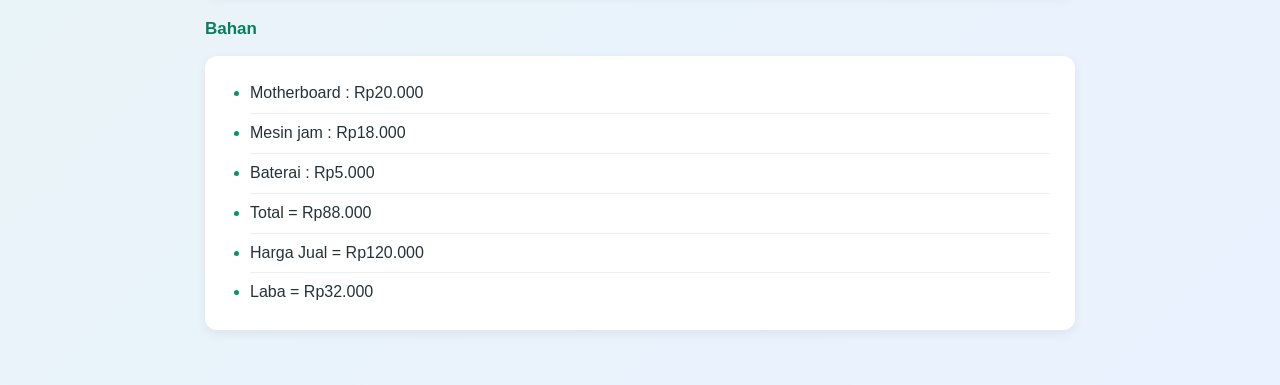
<file: IPAS/jam meja.html>
<!DOCTYPE html>
<html lang="en">
<head>
    <meta charset="UTF-8">
    <meta name="viewport" content="width=device-width, initial-scale=1.0">
    <title>Jam Meja</title>
    <link rel="stylesheet" href="jam meja.css">
</head>
<body>
    <h1 style="text-align:center;">Jam Meja</h1>
    <img src="..//images/JAM MEJA.jpeg" alt="jam meja" class="penghubung" width="250" height="200">
    <p>Motherboard bekas dimanfaatkan sebagai hiasan sekaligus jam meja bergaya teknologi. Cocok sebagai dekorasi ruang belajar.</p>

<h2>Alat dan bahan</h2>
<h3>Alat</h3>
<ol>
<li>Lem tembak</li>
<li>Obeng</li>
</ol>
<h2>Bahan</h2>
<ol>
<li>Motherboard bekas</li>
<li>Mesin jam</li>
<li>Jarum jam</li>
<li>Baterai AA</li>
</ol>

<h2>Langkah Kerja</h2>
<ol>
<li>Bersihkan motherboard.</li>
<li>Lubangi bagian tengah bila diperlukan.</li>
<li>Pasang mesin jam.</li>
<li>Pasang jarum jam.</li>
<li>Masukkan baterai dan uji.</li>
</ol>

<h2>Estimasi Biaya</h2>
<h3>Alat</h3>
<ul>
<li>Lem tembak : Rp25.000</li>
<li>Obeng : Rp20.000</li>
</ul>
<h3>Bahan</h3>
<ul>
<li>Motherboard : Rp20.000</li>
<li>Mesin jam : Rp18.000</li>
<li>Baterai : Rp5.000</li>
<li>Total = Rp88.000</li>
<li>Harga Jual = Rp120.000</li>
<li>Laba = Rp32.000</li>
</ul>


</body>
</html>
</file>
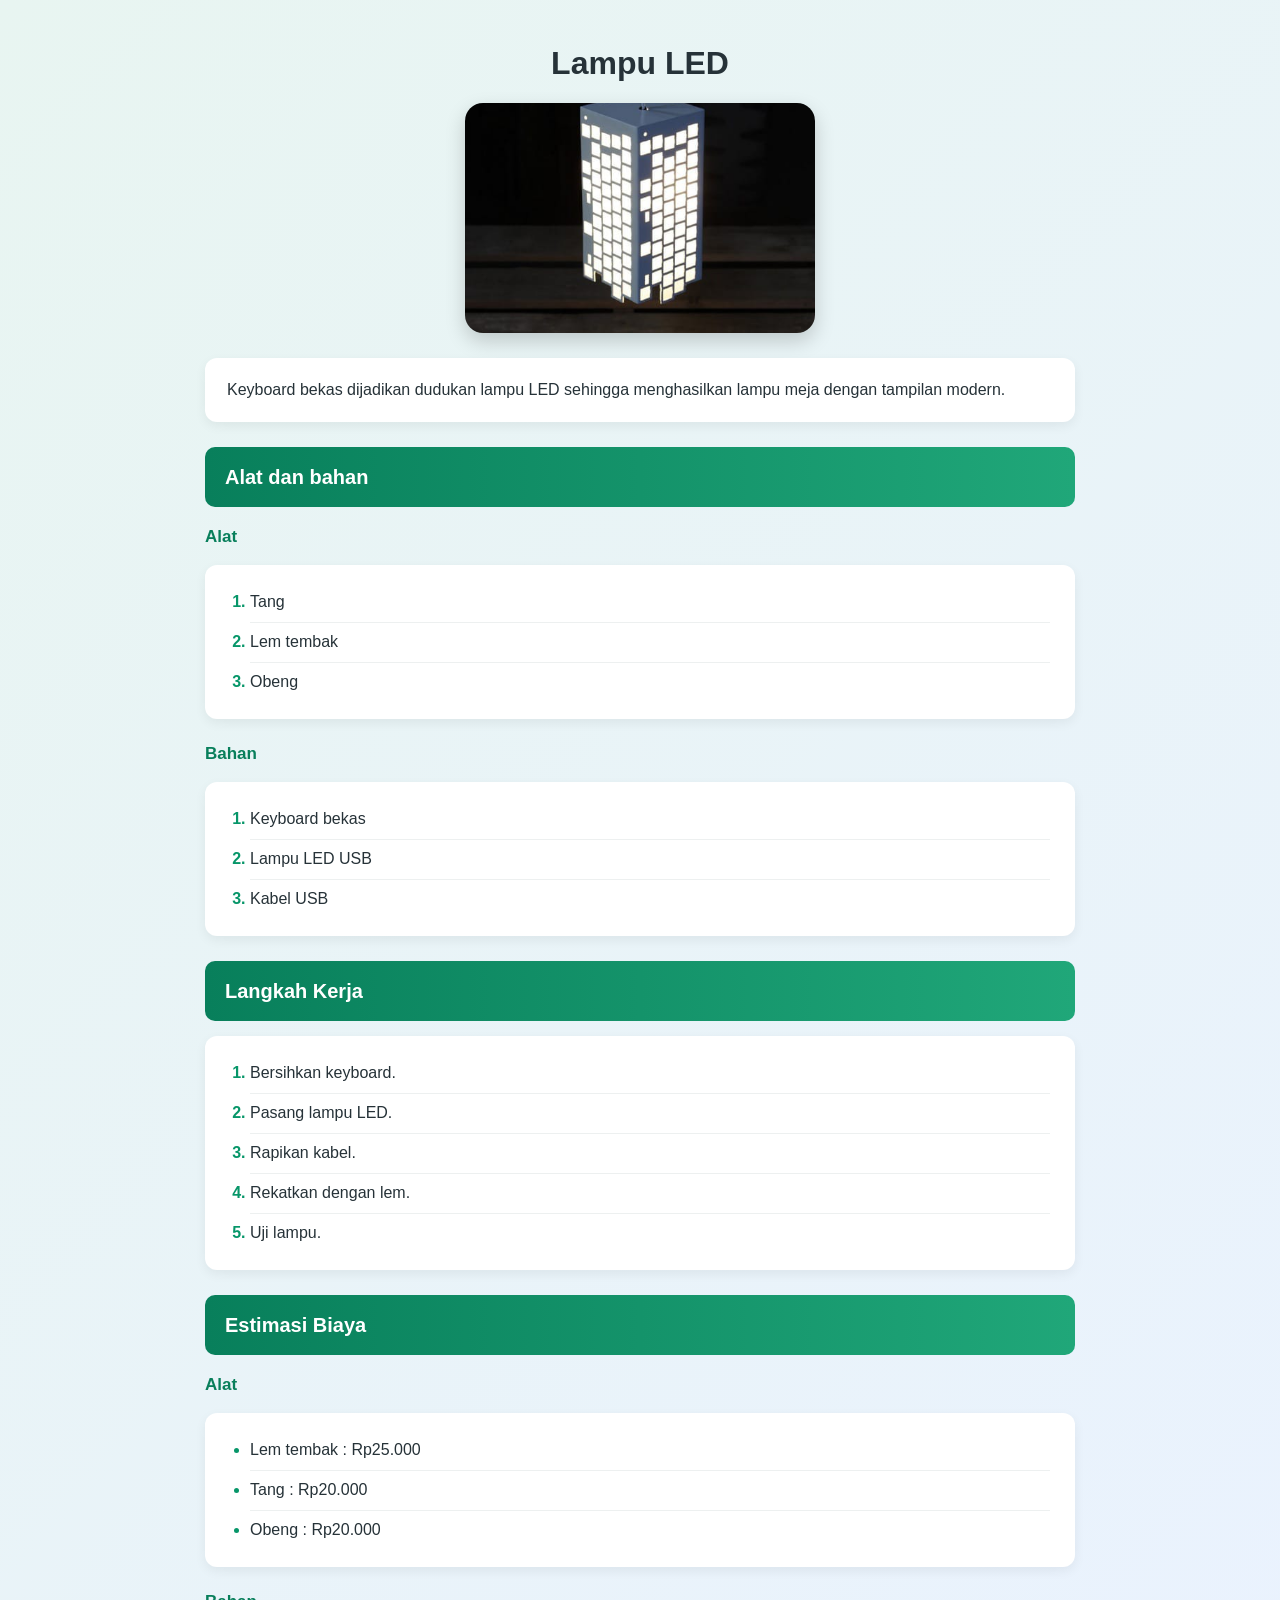
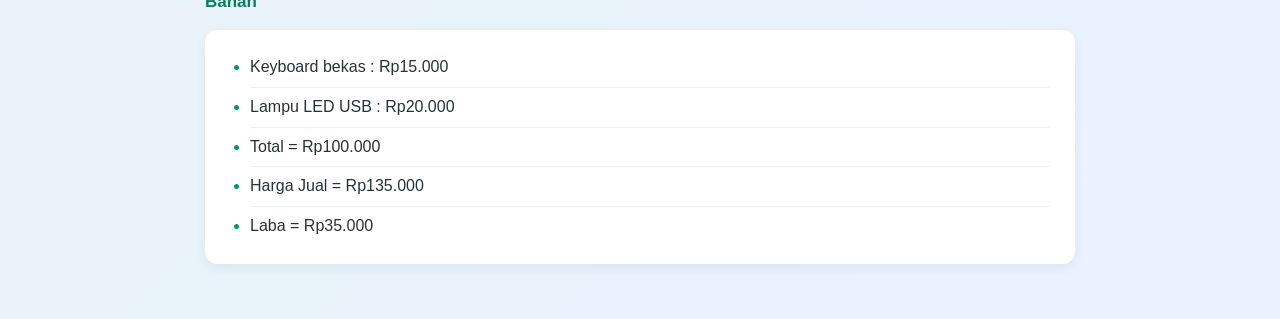
<file: IPAS/lampu led.html>
<!DOCTYPE html>
<html lang="en">
<head>
    <meta charset="UTF-8">
    <meta name="viewport" content="width=device-width, initial-scale=1.0">
    <title>Lampu LED</title>
    <link rel="stylesheet" href="jam meja.css">
</head>
<body>
    <h1 style="text-align: center;">Lampu LED</h1>
    <img src="..//images/Lampu Led.jpeg" alt="lampu led" class="penghubung" width="250" height="200">
    <p>Keyboard bekas dijadikan dudukan lampu LED sehingga menghasilkan lampu meja dengan tampilan modern.</p>

<h2>Alat dan bahan</h2>
<h3>Alat</h3>
<ol>
<li>Tang</li>
<li>Lem tembak</li>
<li>Obeng</li>
</ol>

<h3>Bahan</h3>
<ol>
<li>Keyboard bekas</li>
<li>Lampu LED USB</li>
<li>Kabel USB</li>
</ol>

<h2>Langkah Kerja</h2>
<ol>
<li>Bersihkan keyboard.</li>
<li>Pasang lampu LED.</li>
<li>Rapikan kabel.</li>
<li>Rekatkan dengan lem.</li>
<li>Uji lampu.</li>
</ol>

<h2>Estimasi Biaya</h2>
<h3>Alat</h3>
<ul>
<li>Lem tembak : Rp25.000</li>
<li>Tang : Rp20.000</li>
<li>Obeng : Rp20.000</li>
</ul>
<h3>Bahan</h3>
<ul>
<li>Keyboard bekas : Rp15.000</li>
<li>Lampu LED USB : Rp20.000</li>
<li>Total = Rp100.000</li>
<li>Harga Jual = Rp135.000</li>
<li>Laba = Rp35.000</li>
</ul>

</body>
</html>
</file>
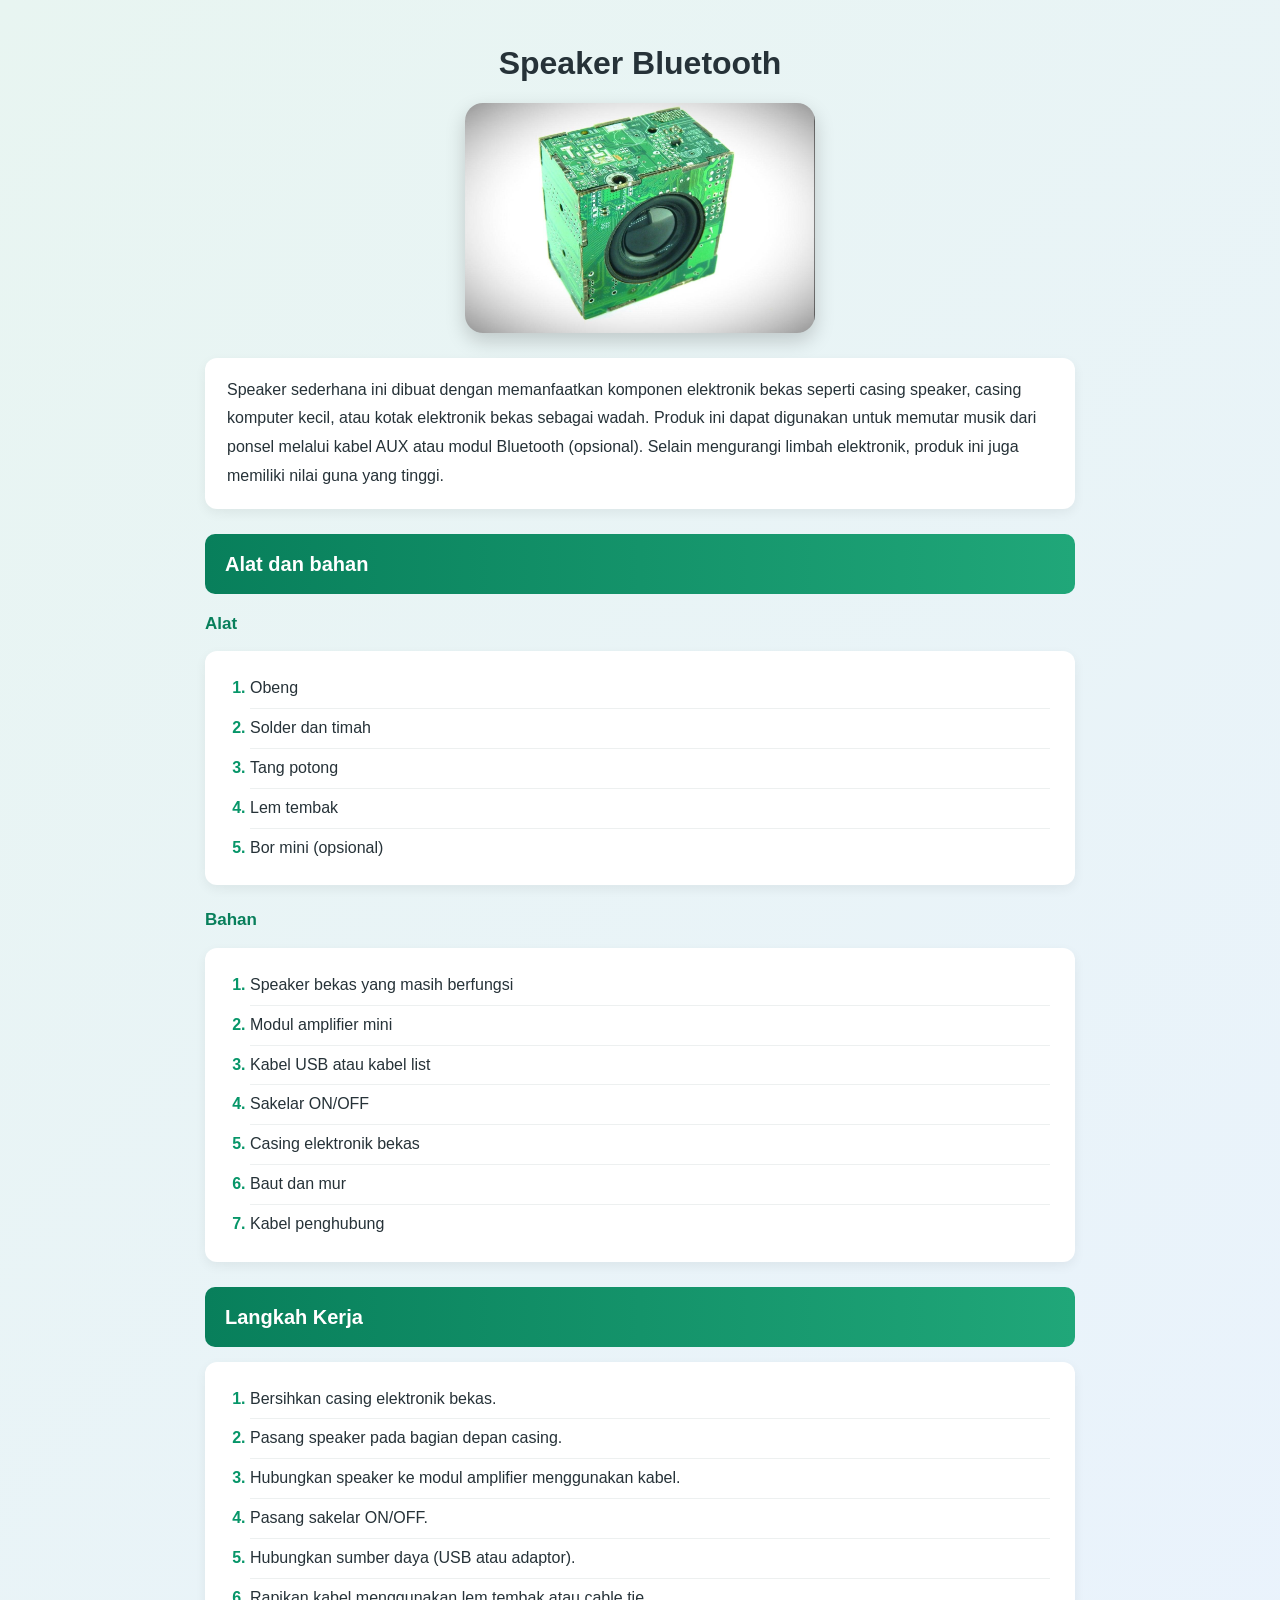
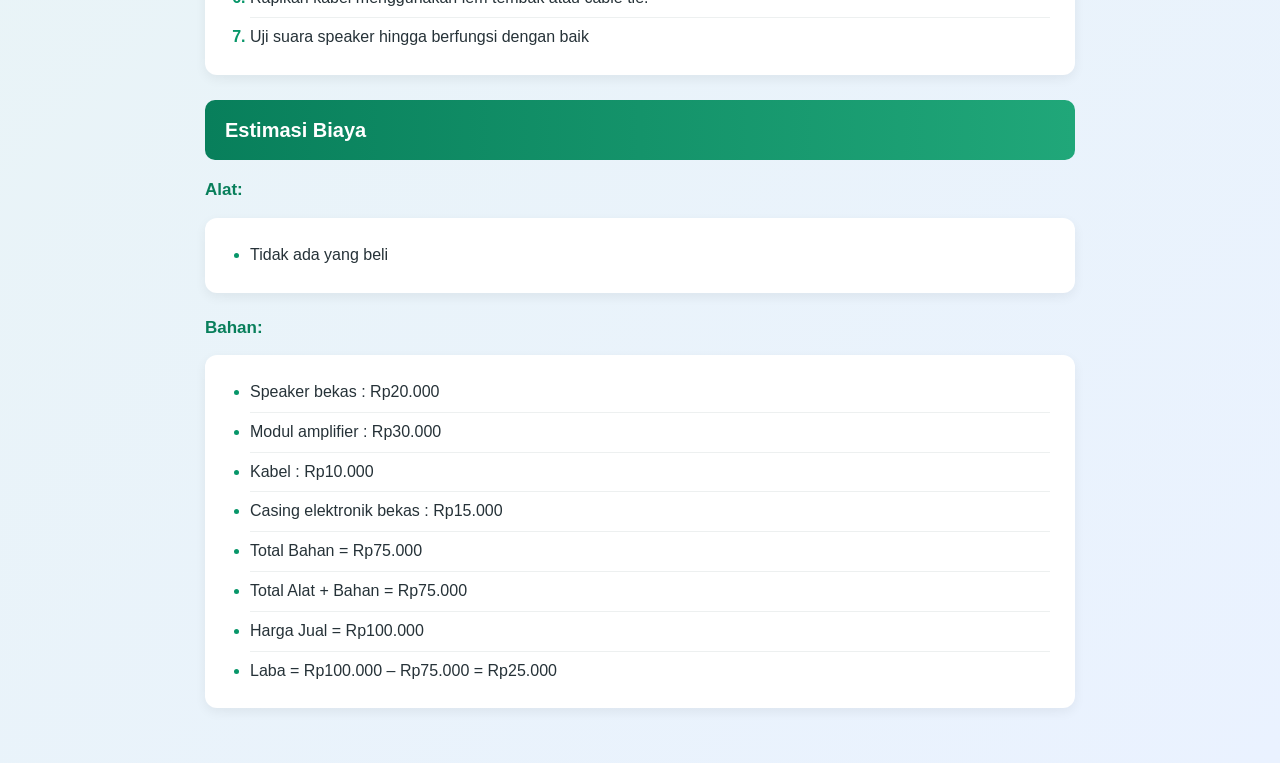
<file: IPAS/speaker.html>
<!DOCTYPE html>
<html lang="en">
<head>
    <meta charset="UTF-8">
    <meta name="viewport" content="width=device-width, initial-scale=1.0">
    <title>Speaker Bluetooth</title>
    <link rel="stylesheet" href="produk-ipas.css">
</head>
<body>
<h1 style="text-align: center;">Speaker Bluetooth</h1>    
    <img src="..//images/speaker bekas.jpg" alt="speaker bluetooth" class="produk-img" width="250" height="200">
    <p>
    Speaker sederhana ini dibuat dengan memanfaatkan komponen elektronik bekas seperti casing speaker, casing komputer kecil, atau kotak elektronik bekas sebagai wadah. Produk ini dapat digunakan untuk memutar musik dari ponsel melalui kabel AUX atau modul Bluetooth (opsional). Selain mengurangi limbah elektronik, produk ini juga memiliki nilai guna yang tinggi.
    </p>    
<h2>Alat dan bahan</h2>
<h3>Alat</h3>
<ol>
<li>Obeng</li>
<li>Solder dan timah</li>
<li>Tang potong</li>
<li>Lem tembak</li>
<li>Bor mini (opsional)</li>
</ol>
<h3>Bahan</h3>
<ol>
<li>Speaker bekas yang masih berfungsi</li>
<li>Modul amplifier mini</li>
<li>Kabel USB atau kabel list</li>
<li>Sakelar ON/OFF</li>
<li>Casing elektronik bekas</li>
<li>Baut dan mur</li>
<li>Kabel penghubung</li>
</ol>
<h2>Langkah Kerja</h2>
<ol>
<li>Bersihkan casing elektronik bekas.</li>
<li>Pasang speaker pada bagian depan casing.</li>
<li>Hubungkan speaker ke modul amplifier menggunakan kabel.</li>
<li>Pasang sakelar ON/OFF.</li>
<li>Hubungkan sumber daya (USB atau adaptor).</li>
<li>Rapikan kabel menggunakan lem tembak atau cable tie.</li>
<li>Uji suara speaker hingga berfungsi dengan baik</li>
</ol>
<h2>Estimasi Biaya</h2>
<h3>Alat:</h3>
<ul>
<li>Tidak ada yang beli</li>
</ul>
<h3>Bahan:</h3>
<ul>
<li>Speaker bekas : Rp20.000</li>
<li>Modul amplifier : Rp30.000</li>
<li>Kabel : Rp10.000</li>
<li>Casing elektronik bekas : Rp15.000</li>
<li>Total Bahan = Rp75.000</li>
<li>Total Alat + Bahan = Rp75.000</li>
<li>Harga Jual = Rp100.000</li>
<li>Laba = Rp100.000 – Rp75.000 = Rp25.000</li>
</body>
</html>
</file>
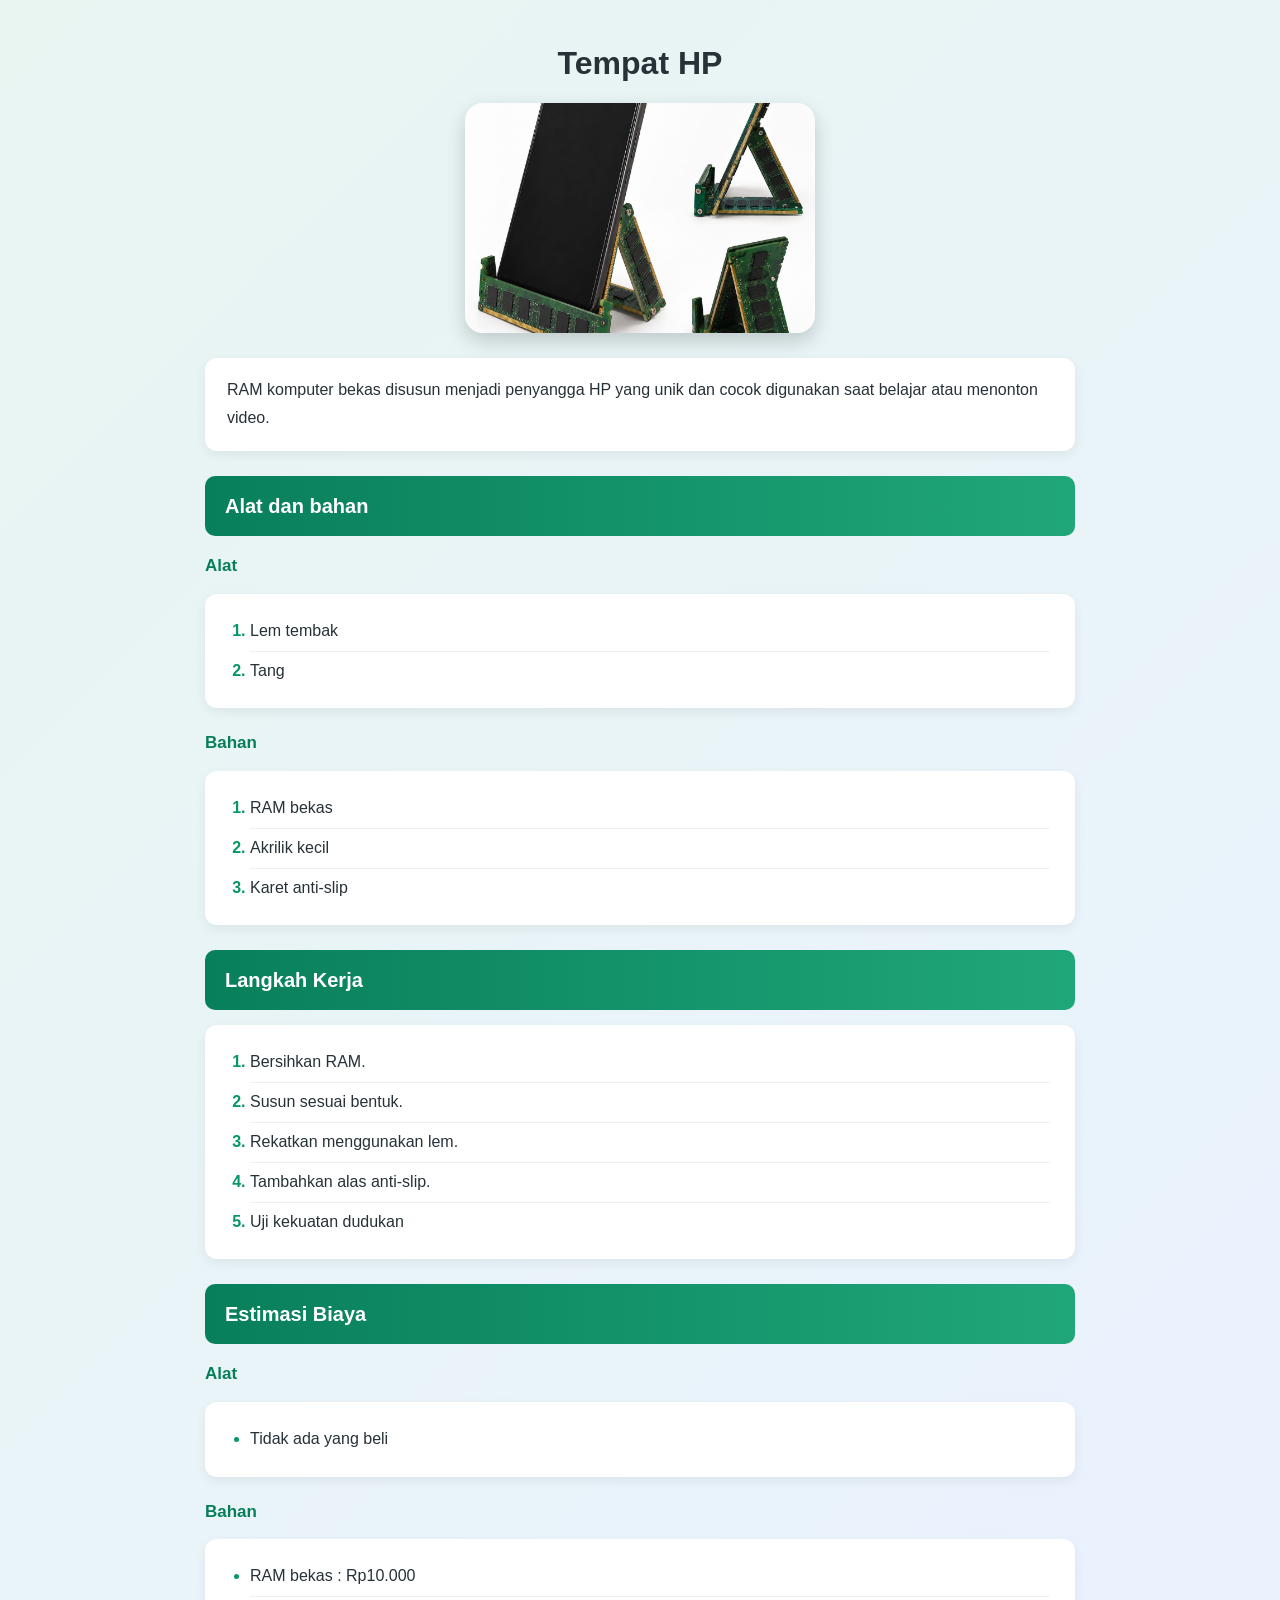
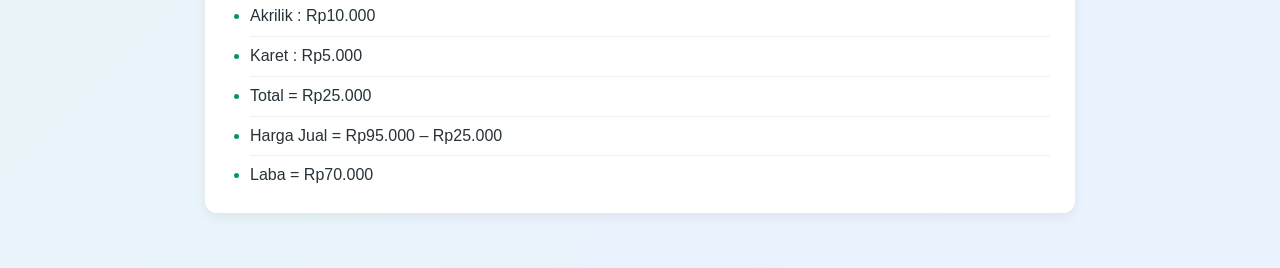
<file: IPAS/tempat hp.html>
<!DOCTYPE html>
<html lang="en">
<head>
    <meta charset="UTF-8">
    <meta name="viewport" content="width=device-width, initial-scale=1.0">
    <title>Tempat HP</title>
    <link rel="stylesheet" href="tempat hp.css">
</head>
<body>
    <h1 style="text-align: center;">Tempat HP</h1>
    <img src="..//images/tempat hp.jpeg" alt="tempat hp" class="penghubung" width="250" height="200">
    <p>RAM komputer bekas disusun menjadi penyangga HP yang unik dan cocok digunakan saat belajar atau menonton video.</p>

<h2>Alat dan bahan</h2>
<h3>Alat</h3>
<ol>
<li>Lem tembak</li>
<li>Tang</li>
</ol>
<h3>Bahan</h3>
<ol>
<li>RAM bekas</li>
<li>Akrilik kecil</li>
<li>Karet anti-slip</li>
</ol>

<h2>Langkah Kerja</h2>
<ol>
<li>Bersihkan RAM.</li>
<li>Susun sesuai bentuk.</li>
<li>Rekatkan menggunakan lem.</li>
<li>Tambahkan alas anti-slip.</li>
<li>Uji kekuatan dudukan</li>
</ol>

<h2>Estimasi Biaya</h2>
<h3>Alat</h3>
<ul>
<li>Tidak ada yang beli</li>
</ul>
<h3>Bahan</h3>
<ul>
<li>RAM bekas : Rp10.000</li>
<li>Akrilik : Rp10.000</li>
<li>Karet : Rp5.000</li>
<li>Total = Rp25.000</li>
<li>Harga Jual = Rp95.000 – Rp25.000</li>
<li>Laba = Rp70.000</li>
</ul>

</body>
</html>
</file>
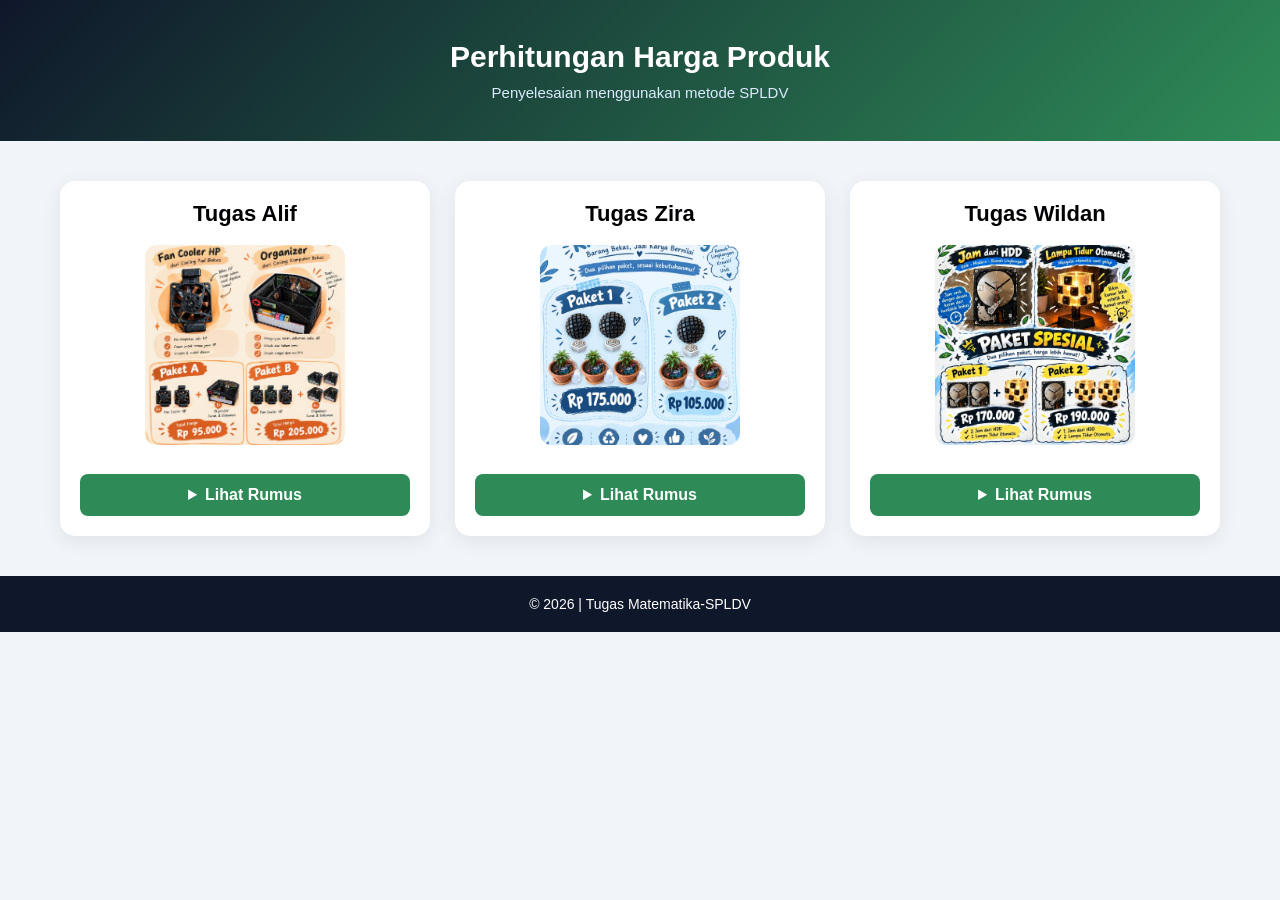
<file: Matematika/matematika.html>
<!DOCTYPE html>
<html lang="en">
<head>
    <meta charset="UTF-8">
    <meta name="viewport" content="width=device-width, initial-scale=1.0">
    <title>Matematika-SPLDV</title>
    <link rel="stylesheet" href="matematika.css">
</head>
<body>

    <header>
        <h1>Perhitungan Harga Produk</h1>
        <p>Penyelesaian menggunakan metode SPLDV</p>
    </header>

    <main class="container">
        
         <!--Produk 1-->
    <div class="card">
        <h2 style="text-align: center;">Tugas Alif</h2>
    <img src="../images/alif-cooler.jpeg" alt="alif" width="=200" height="200">
    <details>
        <summary>Lihat Rumus</summary>
<p>
Permisalan:<br>
x= harga 1 Fan Cooler HP<br>
y= harga 1 Organizer Surat & Dokumen<br>
</p>
<p>
Permodelan<br>
2x+y=95.000...persamaan 1<br>
3x+4y=205.000...persamaan 2<br>
<p>
Penyelesaian<br>
•Metode eliminasi<br>
2x+y=95.000 |×3<br>
3x+4y=205.000 |×2<br>

6x+3y=285.000<br>
6x+8y=410.000 (dikurangi)<br>

-5y= -125.000<br>
  -y= -125.000 : -5<br>
   y= 25.000<br>
</p>
<p>
•Metode substitusi <br>
2x+y=95.000<br>
2x+25.000=95.000<br>
2x=95.000-25.000<br>
2x=70.000 : 2<br>
  x=35.00<br>
</p>
<p>
Jadi,<br>
-Harga 1 Fan Cooler Hp adalah Rp25.000 dan<br> 
-Harga 1 Organizer Surat & Dokumen adalah Rp35.000<br>
</p>        
    </details>
    </div>

        <!--PRODUK 2-->
        <div class="card">
            <h2 style="text-align: center;">Tugas Zira</h2>
    <img src="../images/zira shop.jpeg" alt="zira" width="200" height="200">
    <details>
        <summary>Lihat Rumus</summary>
<p>
    Permisalan<br>
x= harga 1 hiasan meja dari keyboard bekas<br> 
y= harga 1 alat penyiram tanaman otomatis <br>
</p>
<p>
Permodelan<br>
2x+3y=175.000<br>
x+2y=105.000<br>
</p>
<p>
Penyelesaian<br> 
•Metode eliminasi<br>
2x+3y=175.000 |×1<br>
x+2y=105.000 |×2<br>

2x+3y=175.000<br>
2x+4y=210.000 (dikurangi)<br>
-1y= -35.000<br>
y=35.000<br>
<p>
•Metode substitusi<br> 
2x+3y=175.000<br>
2x+3(35.000)=175.000<br>
2x+105.000=175.000<br>
2x=175.000-105.000<br>
2x=70.000<br>
x=35.000<br>
</p>
<p>
Jadi, harga 1 hiasan meja dari keyboard bekas adalan Rp 35.000 dan harga 1 alat penyiram tanaman otomatis adalah Rp 35.000
</p>       
    </details>
    </div>

    <!--Produk 3-->
    <div class="card">
        <h2 style="text-align: center;">Tugas Wildan</h2>
    <img src="../images/wildanz shop.jpeg" alt="wildan" width="200" height="200">
    <details>
        <summary>Lihat Rumus</summary>
<p>
Permisalan<br>
x= harga 1 jam dari hdd<br>
y= harga 1 lampu tidur otomatis<br>
</p>
<p>
Permodelan<br>
2x+y=170.000<br>
x+2y=190.000<br>
</p>
<p>
Penyelesaian<br> 
•Metode eliminasi<br>
2x+y=170.000 |×2<br>
x+2y=190.000 |×1<br>

4x+2y=340.000<br>
x+2y=190.000 (dikurangi)<br>

3x= 150.000<br>
x=150.000 ÷ 3<br>
x=50.000<br>
</p>
<p>
•Metode substitusi<br> 
2x+y=170.000<br>
2x(50.000)+y=170.000<br>
100.000+y=170.000<br>
y=170.000-100.000<br>
y=70.000<br>
</p>
<p>
Jadi, harga 1 jam dari hdd adalah Rp 50.000 dan harga 1 lampu tidur otomatis adalah Rp 70.000
</p>
    </details>
    </div>
    </main>

    <footer>
        <p>© 2026 | Tugas Matematika-SPLDV</p>
    </footer>
</body>
</html>
</file>
<file: style.css>
*{
    margin:0;
    padding:0;
    box-sizing:border-box;
    font-family:'Poppins',sans-serif;
}

body{
    background:linear-gradient(45deg,#04140C,#243C24,#029618);
    color:white;
    min-height:100vh;
}

header{
    width:100%;
    position:sticky;
    top:0;
    left:0;
    padding:20px 8%;
    backdrop-filter:blur(5px);
}

nav{
    display:flex;
    justify-content:space-between;
    align-items:center;
    position: fixed;
    z-index: 1;
    width: 100%;
    top: 0;
    left: 0;
    background-color: #297b22;
}

.logo{
    font-size:28px;
    font-weight:bold;
    font-style: italic;
}

nav ul{
    display:flex;
    list-style:none;
    gap:40px;
}

nav ul li a{
    display: inline block;
    color:white;
    text-decoration:none;
    transition: 0.3s;
    width: 50px;
    height: 50px;
    border-radius: 20px;
    transition: 0.3s; 
    padding: 10px 20px;
}

nav ul li a:hover{
    color:#ffffff;
    background-color: #72d280;
    
}

nav ul li a.active{
    background-color: #72D280;
    color: #ffffff;
}

.hero{
    height: 100vh;
    position: relative;
    display:flex;
    justify-content:flex-start;
    align-items:center;
    text-align:center;
    padding: 80px;
    background-image: url(images/Eco\ Recycling\ Globe\ with\ E-Waste\ Bin.png);
    background-size: cover;
    background-repeat: no-repeat;
    background-position: center;
    overflow: hidden;
}

.hero::before{
    content: "";
    position: absolute;
    inset: 0;
    background: rgba(0,0,0,0.45);
    backdrop-filter: blur(5px);
    -webkit-backdrop-filter: blur(5px);
    z-index: 1;
}

.hero-text{
    position: relative;
    z-index: 2;
    max-width: 550px;
    text-align: left
}
.hero-text h1{
    font-size:40px;
    color:#f8fafc;
    margin-bottom:5px;
}

.hero-text h3{
    font-size:20px;
    margin-bottom:20px;
    color:#7CFC00;
}

.hero-text p{
    max-width:650px;
    line-height:30px;
    margin:auto;
    margin-bottom:40px;
    color:#f8fafc;
}

.btn{
    display:inline-block;
    padding:15px 40px;
    background:#7CFC00;
    color:#000;
    border-radius:40px;
    text-decoration:none;
    font-weight:bold;
    transition:.3s;
}

.btn:hover{
    transform:translateY(-5px);
    background:white;
}
.active{
    color:#7CFC00;
}

.page-banner{
    height:45vh;
    background:linear-gradient(135deg,#0f2027,#203a43,#2c5364);
    color:white;
    display:flex;
    flex-direction:column;
    justify-content:center;
    align-items:center;
    text-align:center;
    padding-top:70px;
}

.page-banner h1{
    font-size:50px;
    margin-bottom:15px;
}

.page-banner p{
    font-size:18px;
}

.about-page{
    display:flex;
    align-items:center;
    justify-content:center;
    gap:50px;
    padding:80px 10%;
    background:#fff;
}

.about-image img{
    width:380px;
    max-width:100%;
}

.about-text{
    max-width:600px;
}

.about-text h2{
    color:#2E8B57;
    margin-bottom:20px;
}

.about-text p{
    color:#555;
    line-height:30px;
    margin-bottom:20px;
}

.visi-misi{
    display:flex;
    gap:30px;
    justify-content:center;
    flex-wrap:wrap;
    padding:70px 10%;
    background:#f5f5f5;
}

.box{
    background:white;
    width:420px;
    padding:30px;
    border-radius:18px;
    box-shadow:0 10px 25px rgba(0,0,0,.1);
}

.box h2{
    color:#2E8B57;
    margin-bottom:20px;
}

.box ul{
    padding-left:20px;
}

.box li{
    margin-bottom:12px;
    color:#555;
}

.contact {
    padding: 60px 20px;
    text-align: center;
}

.contact h2 {
    font-size: 36px;
    margin-bottom: 35px;
}

.contact-container {
    display: flex;
    justify-content: center;
    gap: 25px;
    flex-wrap: wrap;
}

.member {
    width: 280px;
    background: #ffffff;
    padding: 25px;
    border-radius: 18px;
    box-shadow: 0 8px 20px rgba(0,0,0,0.12);
    transition: 0.3s;
}

.member:hover {
    transform: translateY(-8px);
}

.member h3 {
    margin-bottom: 15px;
    color: #ff7a00;
}

.member p {
    margin: 12px 0;
    font-size: 16px;
}

.member a {
    color: #333;
    text-decoration: none;
    transition: 0.3s;
}

.member a:hover {
    color: #ff7a00;
}

.member .fa-whatsapp {
    color: #25D366;
    margin-right: 8px;
}

.member .fa-instagram {
    color: #E4405F;
    margin-right: 8px;
}

/*======================
        FOOTER
======================*/

.footer{
    background:#18352f;
    color:#fff;
    margin-top:80px;
}

.footer-container{

    width:90%;
    max-width:1200px;

    margin:auto;

    display:grid;

    grid-template-columns:
    repeat(auto-fit,minmax(240px,1fr));

    gap:40px;

    padding:70px 0;

}

.footer-box h2,
.footer-box h3{

    color:#7EE6AE;

    margin-bottom:18px;

}

.footer-box p{

    line-height:30px;

    color:#ddd;

}

.footer-box a{

    display:block;

    text-decoration:none;

    color:#ddd;

    margin:12px 0;

    transition:.3s;

}

.footer-box a:hover{

    color:#7EE6AE;

    transform:translateX(8px);

}

.top-btn{

    margin-top:20px;

    display:inline-block;

    background:#2E8B57;

    padding:12px 22px;

    border-radius:10px;

    color:white !important;

}

.top-btn:hover{

    background:#42b26d;

    transform:none;

}

.footer-bottom{

    border-top:1px solid rgba(255,255,255,.15);

    text-align:center;

    padding:25px;

}

.footer-bottom p{

    color:#bbb;

    margin:8px 0;

}

@media(max-width:768px){

.footer{

text-align:center;

}

.footer-box a:hover{

transform:none;

}

}
</file>
<file: kontak.css>
body{
    background:#f4f7f5;
    font-family:'Poppins',sans-serif;
}

.banner{
    background:linear-gradient(135deg,#2E8B57,#203A43);
    color:white;
    text-align:center;
    padding:120px 20px 70px;
}

.banner h1{
    font-size:50px;
    margin-bottom:10px;
}

.banner p{
    font-size:18px;
}

.kontak{
    width:90%;
    max-width:1200px;
    margin:70px auto;

    display:grid;
    grid-template-columns:1fr 1fr;
    gap:40px;
}

.info,
.form{
    background:white;
    padding:35px;
    border-radius:20px;
    box-shadow:0 15px 35px rgba(0,0,0,.08);
}

.info h2,
.form h2{
    color:#2E8B57;
    margin-bottom:20px;
}

.info p{
    color:#555;
    line-height:30px;
    margin-bottom:15px;
}

input,
textarea{
    width:100%;
    padding:15px;
    margin-bottom:20px;
    border:1px solid #ddd;
    border-radius:10px;
    font-size:16px;
}

input:focus,
textarea:focus{
    outline:none;
    border-color:#2E8B57;
}

button{
    width:100%;
    padding:15px;
    background:#2E8B57;
    color:white;
    border:none;
    border-radius:10px;
    font-size:17px;
    cursor:pointer;
    transition:.3s;
}

button:hover{
    background:#1f6d44;
}

footer{
    margin-top:60px;
    background:#203A43;
    color:white;
    text-align:center;
    padding:20px;
}

@media(max-width:768px){

.kontak{
    grid-template-columns:1fr;
}

}
</file>
<file: mapel.css>
.banner{
    height:45vh;
    background:linear-gradient(135deg,#0f2027,#203a43,#2c5364);
    color:white;
    display:flex;
    justify-content:center;
    align-items:center;
    flex-direction:column;
    text-align:center;
    padding-top:70px;
}

.banner h1{
    font-size:48px;
}

.banner p{
    margin-top:10px;
    font-size:18px;
}

.mapel{
    display:grid;
    grid-template-columns:repeat(auto-fit,minmax(280px,1fr));
    gap:25px;
    padding:80px 10%;
    background:#f5f5f5;
}

.card{
    background:rgb(233, 230, 238);
    padding:25px;
    border-radius:18px;
    box-shadow:0 8px 20px rgba(0,0,0,.1);
    transition:.3s;
}

.card:hover{
    transform:translateY(-8px);
}

.card h2{
    color:#2E8B57;
    margin-bottom:15px;
}

.card p{
    color:#555;
    line-height:28px;
}
</file>
<file: Bahasa Indonesia/b.indonesia.css>
body{
    background:#eef3f1;
    font-family:'Poppins',sans-serif;
}

.banner{
    background:linear-gradient(135deg,#2E8B57,#1f4d3d);
    color:#fff;
    text-align:center;
    padding:120px 20px 70px;
}

.banner h1{
    font-size:52px;
    margin-bottom:10px;
}

.banner p{
    font-size:18px;
    opacity:.9;
}

.lho{
    width:90%;
    max-width:1100px;
    margin:60px auto;
}

/* CARD LHO */

details{
    background:#fff;
    margin-bottom:30px;
    border-radius:20px;
    box-shadow:0 15px 35px rgba(0,0,0,.08);
    overflow:hidden;
    border:1px solid #d8e7df;
    transition:.4s;
}

details:hover{
    transform:translateY(-6px);
    box-shadow:0 20px 45px rgba(0,0,0,.12);
}

summary{
    background:linear-gradient(90deg,#2E8B57,#3ea76b);
    color:#fff;
    padding:22px 30px;
    font-size:23px;
    font-weight:600;
    cursor:pointer;
    list-style:none;
    transition:.3s;
}

summary::-webkit-details-marker{
    display:none;
}

details[open] summary{
    background:linear-gradient(90deg,#203A43,#2E8B57);
}

/* Isi */

details h2{
    font-size:34px;
    color:#203A43;
    margin:35px 35px 20px;
    border-bottom:3px solid #2E8B57;
    display:inline-block;
    padding-bottom:8px;
}

details p{
    margin:18px 35px;
    color:#555;
    font-size:17px;
    line-height:34px;
    text-align:justify;
    background:#f8fbf9;
    padding:22px;
    border-left:5px solid #2E8B57;
    border-radius:12px;
}

/* Scroll halus */

html{
    scroll-behavior:smooth;
}

/* Footer */

footer{
    margin-top:70px;
    background:#203A43;
    color:#fff;
    text-align:center;
    padding:25px;
}
</file>
<file: Bahasa Inggris/B.inggris.css>
body{
    background:#eef3f1;
    font-family:'Poppins',sans-serif;
}

.banner{
    background:linear-gradient(135deg,#2E8B57,#1f4d3d);
    color:#fff;
    text-align:center;
    padding:120px 20px 70px;
}

.banner h1{
    font-size:52px;
    margin-bottom:10px;
}

.banner p{
    font-size:18px;
    opacity:.9;
}

.lho{
    width:90%;
    max-width:1100px;
    margin:60px auto;
}

/* CARD LHO */

details{
    background:#fff;
    margin-bottom:30px;
    border-radius:20px;
    box-shadow:0 15px 35px rgba(0,0,0,.08);
    overflow:hidden;
    border:1px solid #d8e7df;
    transition:.4s;
}

details:hover{
    transform:translateY(-6px);
    box-shadow:0 20px 45px rgba(0,0,0,.12);
}

summary{
    background:linear-gradient(90deg,#2E8B57,#3ea76b);
    color:#fff;
    padding:22px 30px;
    font-size:23px;
    font-weight:600;
    cursor:pointer;
    list-style:none;
    transition:.3s;
}

summary::-webkit-details-marker{
    display:none;
}

details[open] summary{
    background:linear-gradient(90deg,#203A43,#2E8B57);
}

/* Isi */

details h2{
    font-size:34px;
    color:#203A43;
    margin:35px 35px 20px;
    border-bottom:3px solid #2E8B57;
    display:inline-block;
    padding-bottom:8px;
}

details p{
    margin:18px 35px;
    color:#555;
    font-size:17px;
    line-height:34px;
    text-align:justify;
    background:#f8fbf9;
    padding:22px;
    border-left:5px solid #2E8B57;
    border-radius:12px;
}

/* Scroll halus */

html{
    scroll-behavior:smooth;
}

/* Footer */

footer{
    margin-top:70px;
    background:#203A43;
    color:#fff;
    text-align:center;
    padding:25px;
}
</file>
<file: IPAS/desk organizer.css>
* {
    margin: 0;
    padding: 0;
    box-sizing: border-box;
}

/* TAMPILAN UTAMA */
body {
    font-family: 'Segoe UI', Arial, sans-serif;
    background: linear-gradient(135deg, #e8f5f1, #eaf2ff);
    color: #263238;
    line-height: 1.8;
    padding: 35px 15px;
}

/* KONTEN */
body {
    max-width: 900px;
    margin: auto;
}

/* GAMBAR PRODUK */
.penghubung{
    display: block;
    width: 350px;
    max-width: 100%;
    height: 230px;
    object-fit: cover;
    margin: 10px auto 25px;
    border-radius: 18px;
    box-shadow: 0 8px 20px rgba(0,0,0,0.18);
    transition: 0.3s;
}

.produk-img:hover {
    transform: scale(1.03);
}

/* PARAGRAF */
p {
    background: white;
    padding: 18px 22px;
    margin: 15px 0;
    border-radius: 12px;
    box-shadow: 0 4px 12px rgba(0,0,0,0.06);
}

/* JUDUL BAGIAN */
h2 {
    background: linear-gradient(90deg, #087f5b, #20a779);
    color: white;
    padding: 12px 20px;
    margin: 25px 0 15px;
    border-radius: 10px;
    font-size: 20px;
}

/* SUBJUDUL */
h3 {
    color: #087f5b;
    margin: 15px 0 8px;
    font-size: 17px;
}

/* DAFTAR ALAT DAN BAHAN */
ol, ul {
    background: white;
    padding: 18px 25px 18px 45px;
    margin: 12px 0 20px;
    border-radius: 12px;
    box-shadow: 0 4px 12px rgba(0,0,0,0.06);
}

li {
    padding: 5px 0;
    border-bottom: 1px solid #edf0f0;
}

li:last-child {
    border-bottom: none;
}

li::marker {
    color: #079669;
    font-weight: bold;
}

/* EFEK HOVER */
li:hover {
    color: #07845d;
    transition: 0.2s;
}

/* RESPONSIVE HP */
@media (max-width: 600px) {
    body {
        padding: 15px 12px;
    }

    .penghubung{
        width: 100%;
        height: 210px;
    }

    h2 {
        font-size: 18px;
    }

    p, ol, ul {
        padding: 15px;
    }
}
</file>
<file: IPAS/gantugan kunci.css>
* {
    margin: 0;
    padding: 0;
    box-sizing: border-box;
}

/* TAMPILAN UTAMA */
body {
    font-family: 'Segoe UI', Arial, sans-serif;
    background: linear-gradient(135deg, #e8f5f1, #eaf2ff);
    color: #263238;
    line-height: 1.8;
    padding: 35px 15px;
}

/* KONTEN */
body {
    max-width: 900px;
    margin: auto;
}

/* GAMBAR PRODUK */
.penghubung{
    display: block;
    width: 350px;
    max-width: 100%;
    height: 230px;
    object-fit: cover;
    margin: 10px auto 25px;
    border-radius: 18px;
    box-shadow: 0 8px 20px rgba(0,0,0,0.18);
    transition: 0.3s;
}

.produk-img:hover {
    transform: scale(1.03);
}

/* PARAGRAF */
p {
    background: white;
    padding: 18px 22px;
    margin: 15px 0;
    border-radius: 12px;
    box-shadow: 0 4px 12px rgba(0,0,0,0.06);
}

/* JUDUL BAGIAN */
h2 {
    background: linear-gradient(90deg, #087f5b, #20a779);
    color: white;
    padding: 12px 20px;
    margin: 25px 0 15px;
    border-radius: 10px;
    font-size: 20px;
}

/* SUBJUDUL */
h3 {
    color: #087f5b;
    margin: 15px 0 8px;
    font-size: 17px;
}

/* DAFTAR ALAT DAN BAHAN */
ol, ul {
    background: white;
    padding: 18px 25px 18px 45px;
    margin: 12px 0 20px;
    border-radius: 12px;
    box-shadow: 0 4px 12px rgba(0,0,0,0.06);
}

li {
    padding: 5px 0;
    border-bottom: 1px solid #edf0f0;
}

li:last-child {
    border-bottom: none;
}

li::marker {
    color: #079669;
    font-weight: bold;
}

/* EFEK HOVER */
li:hover {
    color: #07845d;
    transition: 0.2s;
}

/* RESPONSIVE HP */
@media (max-width: 600px) {
    body {
        padding: 15px 12px;
    }

    .penghubung{
        width: 100%;
        height: 210px;
    }

    h2 {
        font-size: 18px;
    }

    p, ol, ul {
        padding: 15px;
    }
}
</file>
<file: IPAS/jam meja.css>
* {
    margin: 0;
    padding: 0;
    box-sizing: border-box;
}

/* TAMPILAN UTAMA */
body {
    font-family: 'Segoe UI', Arial, sans-serif;
    background: linear-gradient(135deg, #e8f5f1, #eaf2ff);
    color: #263238;
    line-height: 1.8;
    padding: 35px 15px;
}

/* KONTEN */
body {
    max-width: 900px;
    margin: auto;
}

/* GAMBAR PRODUK */
.penghubung{
    display: block;
    width: 350px;
    max-width: 100%;
    height: 230px;
    object-fit: cover;
    margin: 10px auto 25px;
    border-radius: 18px;
    box-shadow: 0 8px 20px rgba(0,0,0,0.18);
    transition: 0.3s;
}

.produk-img:hover {
    transform: scale(1.03);
}

/* PARAGRAF */
p {
    background: white;
    padding: 18px 22px;
    margin: 15px 0;
    border-radius: 12px;
    box-shadow: 0 4px 12px rgba(0,0,0,0.06);
}

/* JUDUL BAGIAN */
h2 {
    background: linear-gradient(90deg, #087f5b, #20a779);
    color: white;
    padding: 12px 20px;
    margin: 25px 0 15px;
    border-radius: 10px;
    font-size: 20px;
}

/* SUBJUDUL */
h3 {
    color: #087f5b;
    margin: 15px 0 8px;
    font-size: 17px;
}

/* DAFTAR ALAT DAN BAHAN */
ol, ul {
    background: white;
    padding: 18px 25px 18px 45px;
    margin: 12px 0 20px;
    border-radius: 12px;
    box-shadow: 0 4px 12px rgba(0,0,0,0.06);
}

li {
    padding: 5px 0;
    border-bottom: 1px solid #edf0f0;
}

li:last-child {
    border-bottom: none;
}

li::marker {
    color: #079669;
    font-weight: bold;
}

/* EFEK HOVER */
li:hover {
    color: #07845d;
    transition: 0.2s;
}

/* RESPONSIVE HP */
@media (max-width: 600px) {
    body {
        padding: 15px 12px;
    }

    .penghubung{
        width: 100%;
        height: 210px;
    }

    h2 {
        font-size: 18px;
    }

    p, ol, ul {
        padding: 15px;
    }
}
</file>
<file: IPAS/produk-ipas.css>
* {
    margin: 0;
    padding: 0;
    box-sizing: border-box;
}

/* TAMPILAN UTAMA */
body {
    font-family: 'Segoe UI', Arial, sans-serif;
    background: linear-gradient(135deg, #e8f5f1, #eaf2ff);
    color: #263238;
    line-height: 1.8;
    padding: 35px 15px;
}

/* KONTEN */
body {
    max-width: 900px;
    margin: auto;
}

/* GAMBAR PRODUK */
.produk-img {
    display: block;
    width: 350px;
    max-width: 100%;
    height: 230px;
    object-fit: cover;
    margin: 10px auto 25px;
    border-radius: 18px;
    box-shadow: 0 8px 20px rgba(0,0,0,0.18);
    transition: 0.3s;
}

.produk-img:hover {
    transform: scale(1.03);
}

/* PARAGRAF */
p {
    background: white;
    padding: 18px 22px;
    margin: 15px 0;
    border-radius: 12px;
    box-shadow: 0 4px 12px rgba(0,0,0,0.06);
}

/* JUDUL BAGIAN */
h2 {
    background: linear-gradient(90deg, #087f5b, #20a779);
    color: white;
    padding: 12px 20px;
    margin: 25px 0 15px;
    border-radius: 10px;
    font-size: 20px;
}

/* SUBJUDUL */
h3 {
    color: #087f5b;
    margin: 15px 0 8px;
    font-size: 17px;
}

/* DAFTAR ALAT DAN BAHAN */
ol, ul {
    background: white;
    padding: 18px 25px 18px 45px;
    margin: 12px 0 20px;
    border-radius: 12px;
    box-shadow: 0 4px 12px rgba(0,0,0,0.06);
}

li {
    padding: 5px 0;
    border-bottom: 1px solid #edf0f0;
}

li:last-child {
    border-bottom: none;
}

li::marker {
    color: #079669;
    font-weight: bold;
}

/* EFEK HOVER */
li:hover {
    color: #07845d;
    transition: 0.2s;
}

/* RESPONSIVE HP */
@media (max-width: 600px) {
    body {
        padding: 15px 12px;
    }

    .produk-img {
        width: 100%;
        height: 210px;
    }

    h2 {
        font-size: 18px;
    }

    p, ol, ul {
        padding: 15px;
    }
}
</file>
<file: IPAS/tempat hp.css>
* {
    margin: 0;
    padding: 0;
    box-sizing: border-box;
}

/* TAMPILAN UTAMA */
body {
    font-family: 'Segoe UI', Arial, sans-serif;
    background: linear-gradient(135deg, #e8f5f1, #eaf2ff);
    color: #263238;
    line-height: 1.8;
    padding: 35px 15px;
}

/* KONTEN */
body {
    max-width: 900px;
    margin: auto;
}

/* GAMBAR PRODUK */
.penghubung{
    display: block;
    width: 350px;
    max-width: 100%;
    height: 230px;
    object-fit: cover;
    margin: 10px auto 25px;
    border-radius: 18px;
    box-shadow: 0 8px 20px rgba(0,0,0,0.18);
    transition: 0.3s;
}

.produk-img:hover {
    transform: scale(1.03);
}

/* PARAGRAF */
p {
    background: white;
    padding: 18px 22px;
    margin: 15px 0;
    border-radius: 12px;
    box-shadow: 0 4px 12px rgba(0,0,0,0.06);
}

/* JUDUL BAGIAN */
h2 {
    background: linear-gradient(90deg, #087f5b, #20a779);
    color: white;
    padding: 12px 20px;
    margin: 25px 0 15px;
    border-radius: 10px;
    font-size: 20px;
}

/* SUBJUDUL */
h3 {
    color: #087f5b;
    margin: 15px 0 8px;
    font-size: 17px;
}

/* DAFTAR ALAT DAN BAHAN */
ol, ul {
    background: white;
    padding: 18px 25px 18px 45px;
    margin: 12px 0 20px;
    border-radius: 12px;
    box-shadow: 0 4px 12px rgba(0,0,0,0.06);
}

li {
    padding: 5px 0;
    border-bottom: 1px solid #edf0f0;
}

li:last-child {
    border-bottom: none;
}

li::marker {
    color: #079669;
    font-weight: bold;
}

/* EFEK HOVER */
li:hover {
    color: #07845d;
    transition: 0.2s;
}

/* RESPONSIVE HP */
@media (max-width: 600px) {
    body {
        padding: 15px 12px;
    }

    .penghubung{
        width: 100%;
        height: 210px;
    }

    h2 {
        font-size: 18px;
    }

    p, ol, ul {
        padding: 15px;
    }
}
</file>
<file: Matematika/matematika.css>
/* RESET */
* {
    margin: 0;
    padding: 0;
    box-sizing: border-box;
}

/* BACKGROUND */
body {
    font-family: Arial, sans-serif;
    background: #f1f5f9;
    color: #1e293b;
}

/* HEADER */
header {
    background: linear-gradient(135deg, #0f172a, #2E8B57);
    color: white;
    text-align: center;
    padding: 40px 20px;
}

header h1 {
    font-size: 30px;
    margin-bottom: 10px;
}

header p {
    color: #dbeafe;
    font-size: 15px;
}

/* CONTAINER 3 KOLOM */
.container {
    max-width: 1200px;
    margin: 40px auto;
    padding: 0 20px;

    display: grid;
    grid-template-columns: repeat(3, 1fr);
    gap: 25px;
}

/* CARD PRODUK */
.card {
    background: white;
    padding: 20px;
    border-radius: 15px;
    text-align: center;

    box-shadow: 0 5px 20px rgba(0,0,0,0.08);

    transition: 0.3s ease;
}

/* EFEK HOVER */
.card:hover {
    transform: translateY(-8px);
    box-shadow: 0 10px 25px rgba(37,99,235,0.2);
}

/* GAMBAR */
.card img {
    width: 200px;
    height: 200px;
    max-width: 100%;

    object-fit: cover;
    border-radius: 12px;
    margin-bottom: 15px;
}

/* JUDUL */
.card h2 {
    color: #010104;
    font-size: 22px;
    margin-bottom: 18px;
}

/* DETAILS */
details {
    text-align: left;
    margin-top: 10px;
}

/* SUMMARY */
summary {
    background: #2E8B57;
    color: white;

    padding: 12px;
    border-radius: 8px;

    cursor: pointer;
    text-align: center;
    font-weight: bold;

    transition: 0.3s;
}

summary:hover {
    background: #2E8B57;
}

/* ISI RUMUS */
details p {
    background: #f8fafc;
    padding: 12px;
    margin-top: 12px;

    border-left: 4px solid #2E8B57;
    border-radius: 5px;

    font-size: 13px;
    line-height: 1.8;
    overflow-wrap: anywhere;
}

/* FOOTER */
footer {
    background: #0f172a;
    color: white;
    text-align: center;
    padding: 20px;
    margin-top: 40px;
    font-size: 14px;
}

/* RESPONSIVE TABLET */
@media (max-width: 900px) {
    .container {
        grid-template-columns: repeat(2, 1fr);
    }
}

/* RESPONSIVE HP */
@media (max-width: 600px) {
    .container {
        grid-template-columns: 1fr;
        margin: 20px auto;
    }

    header h1 {
        font-size: 24px;
    }

    .card img {
        width: 180px;
        height: 180px;
    }
}
</file>
